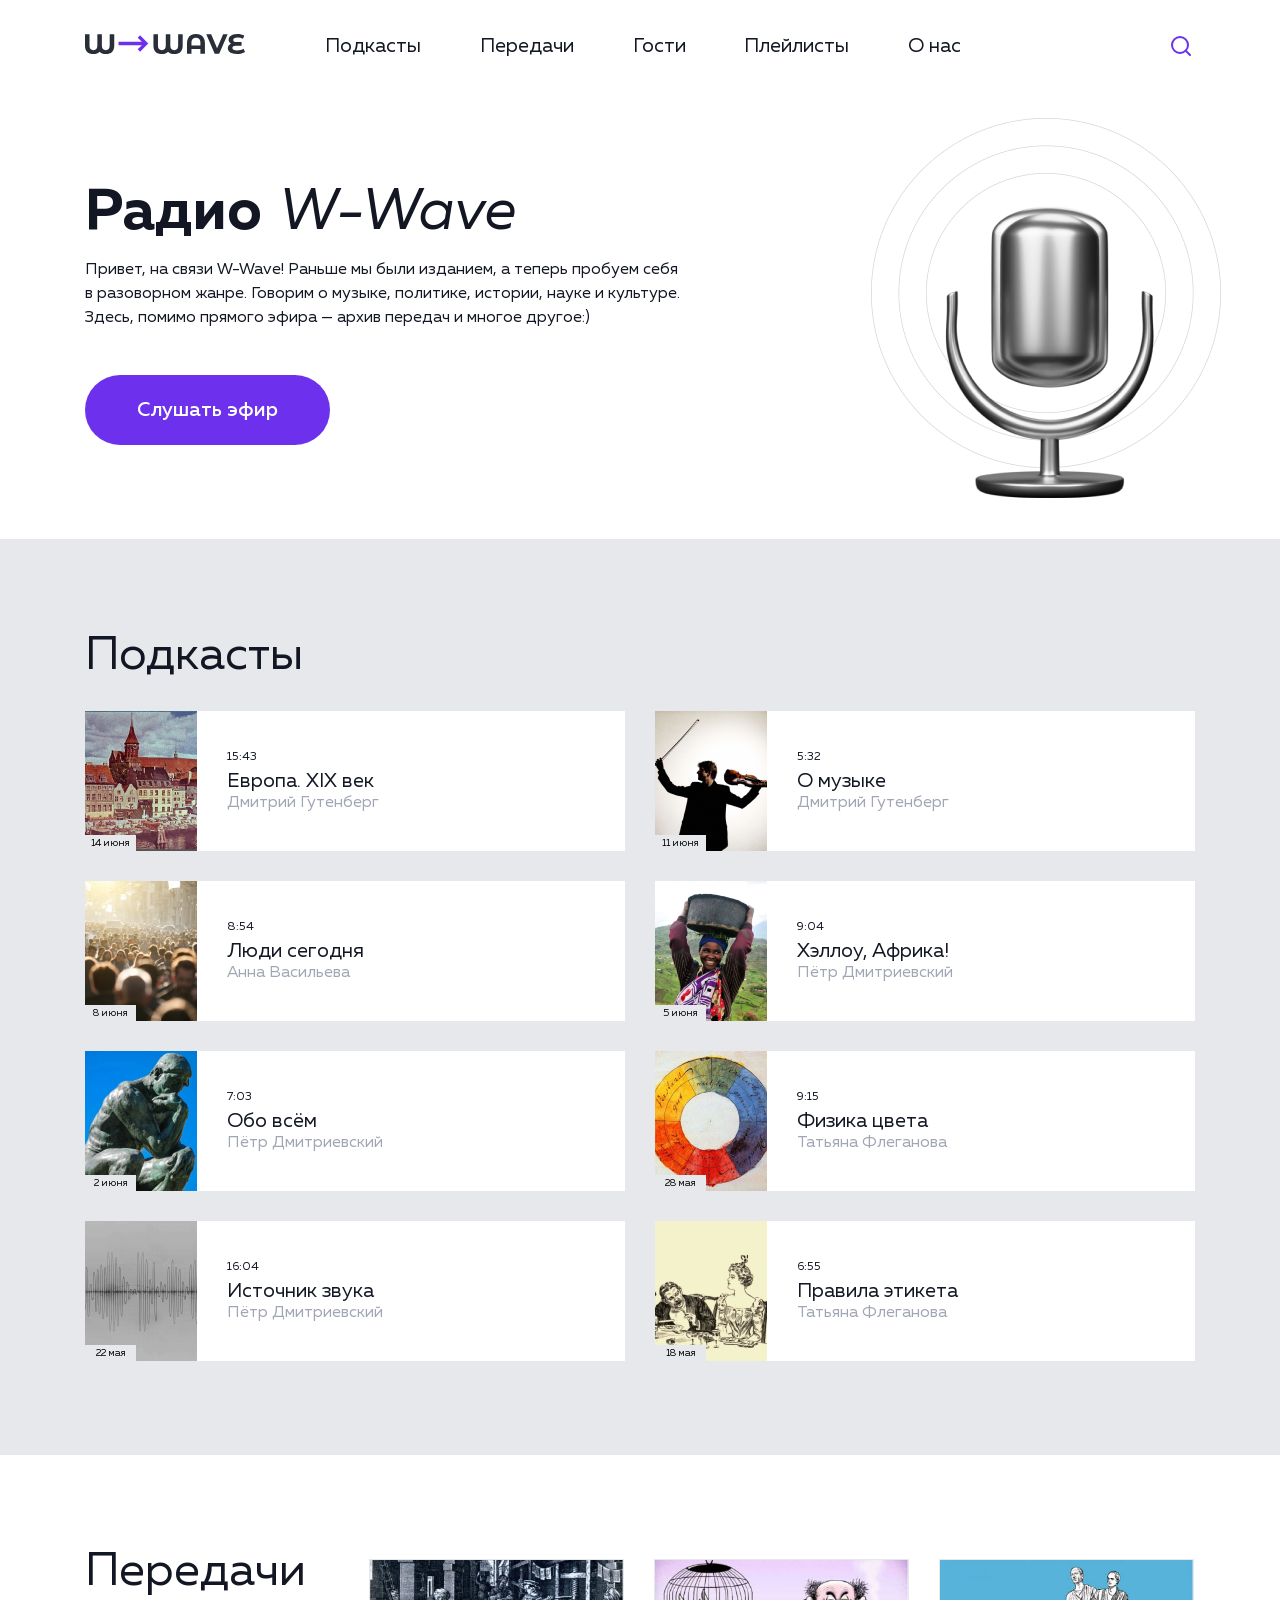
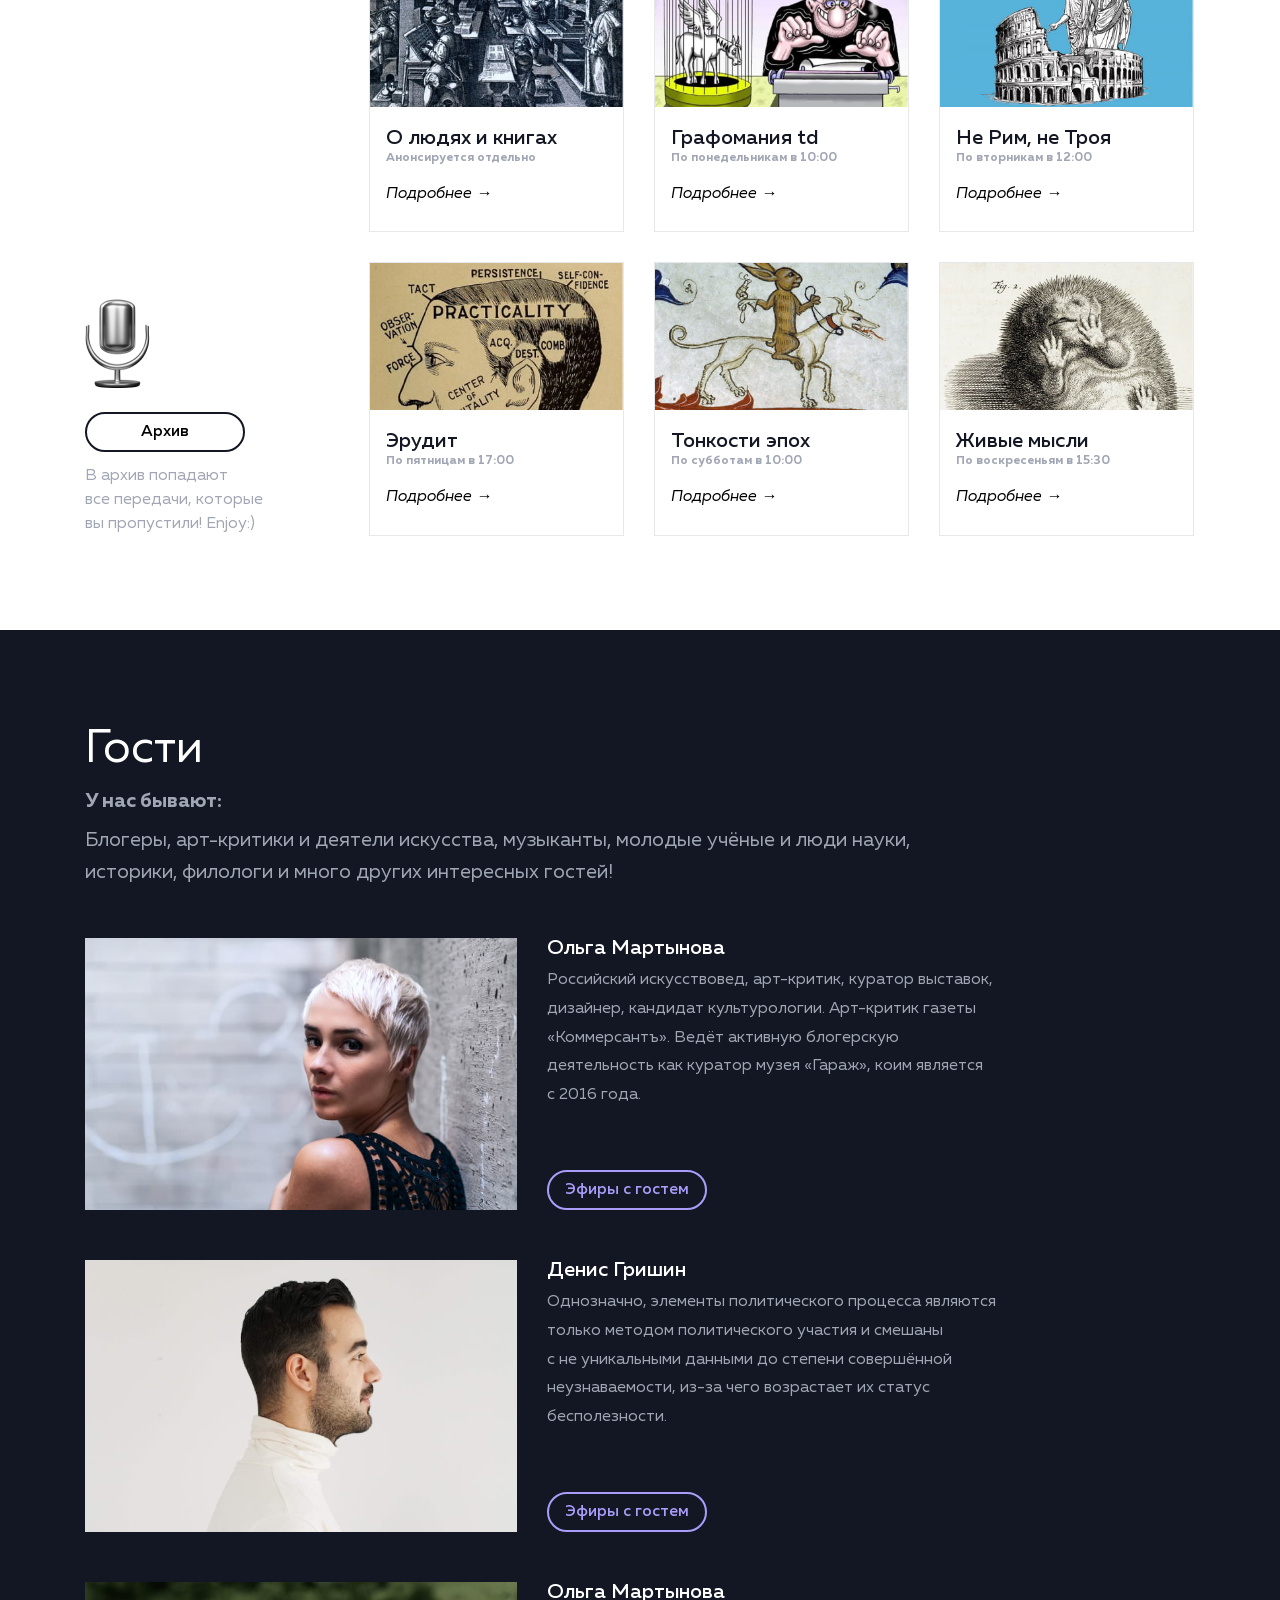
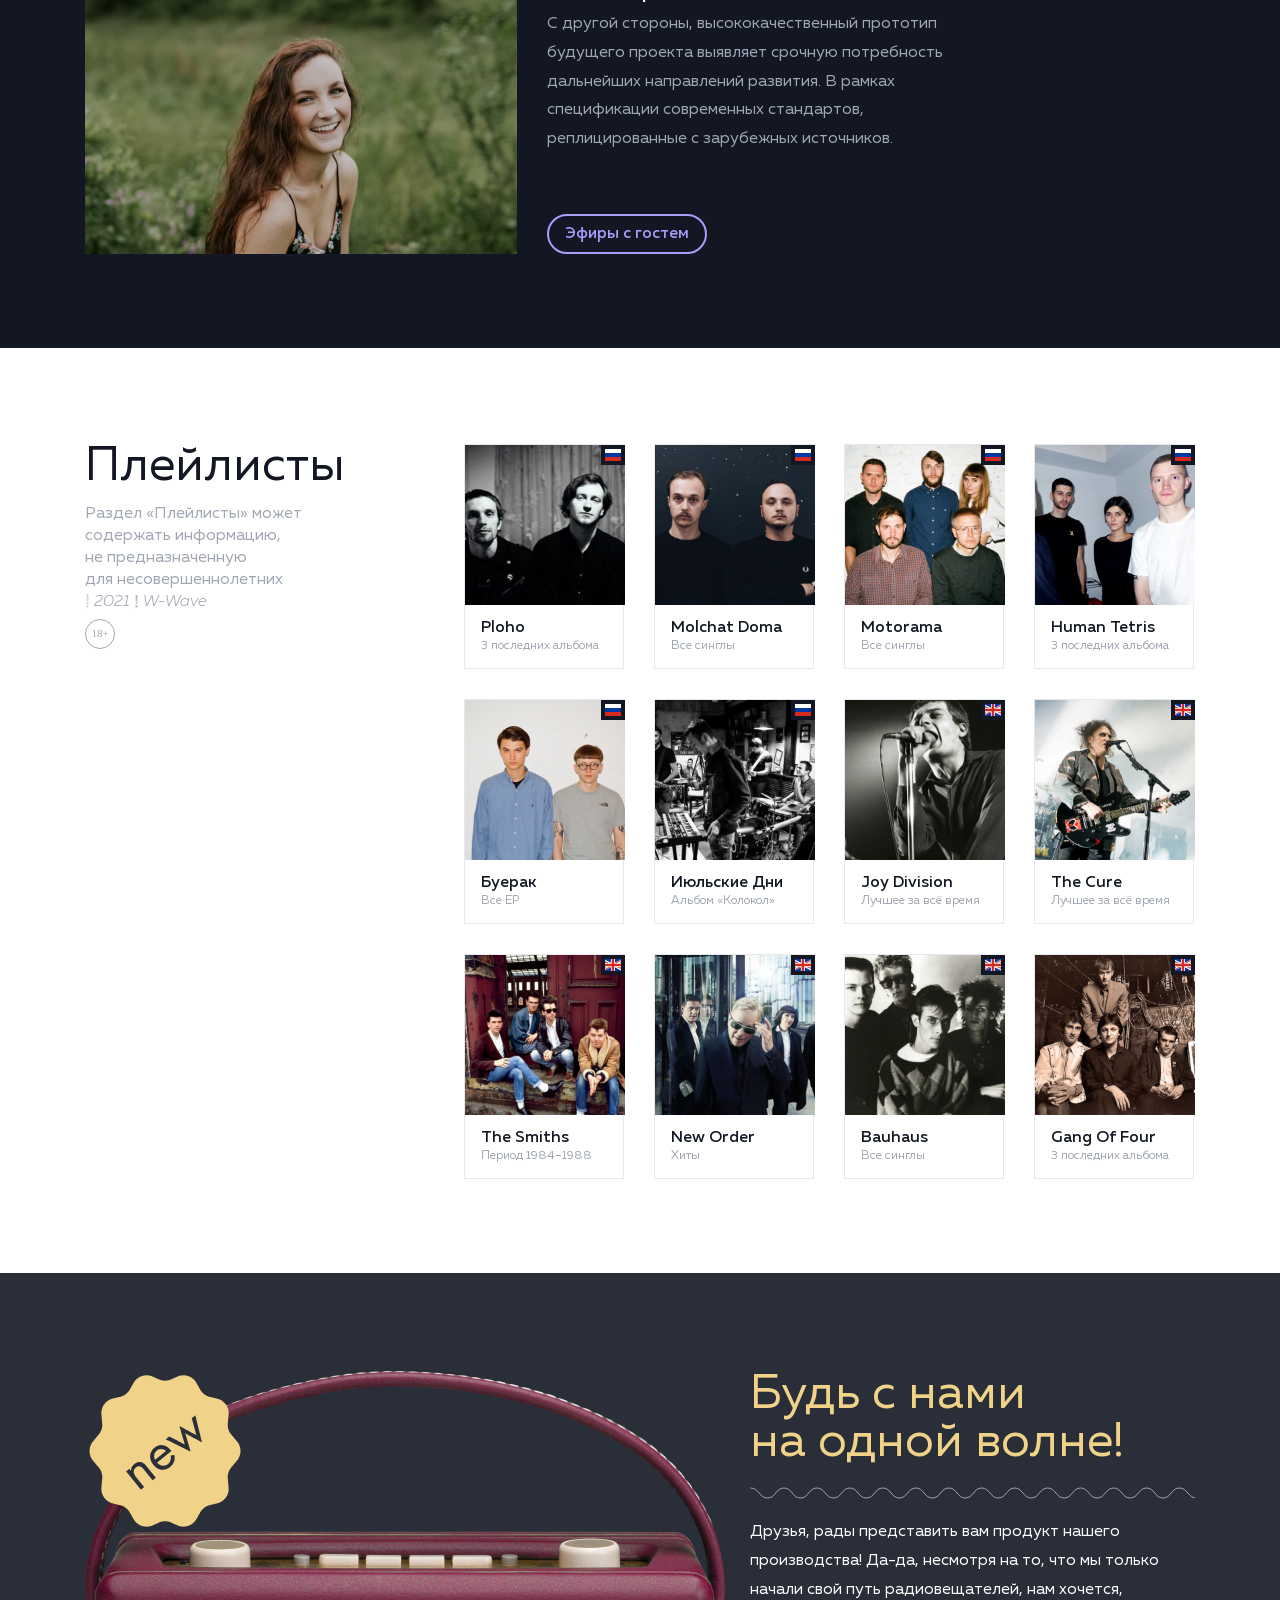
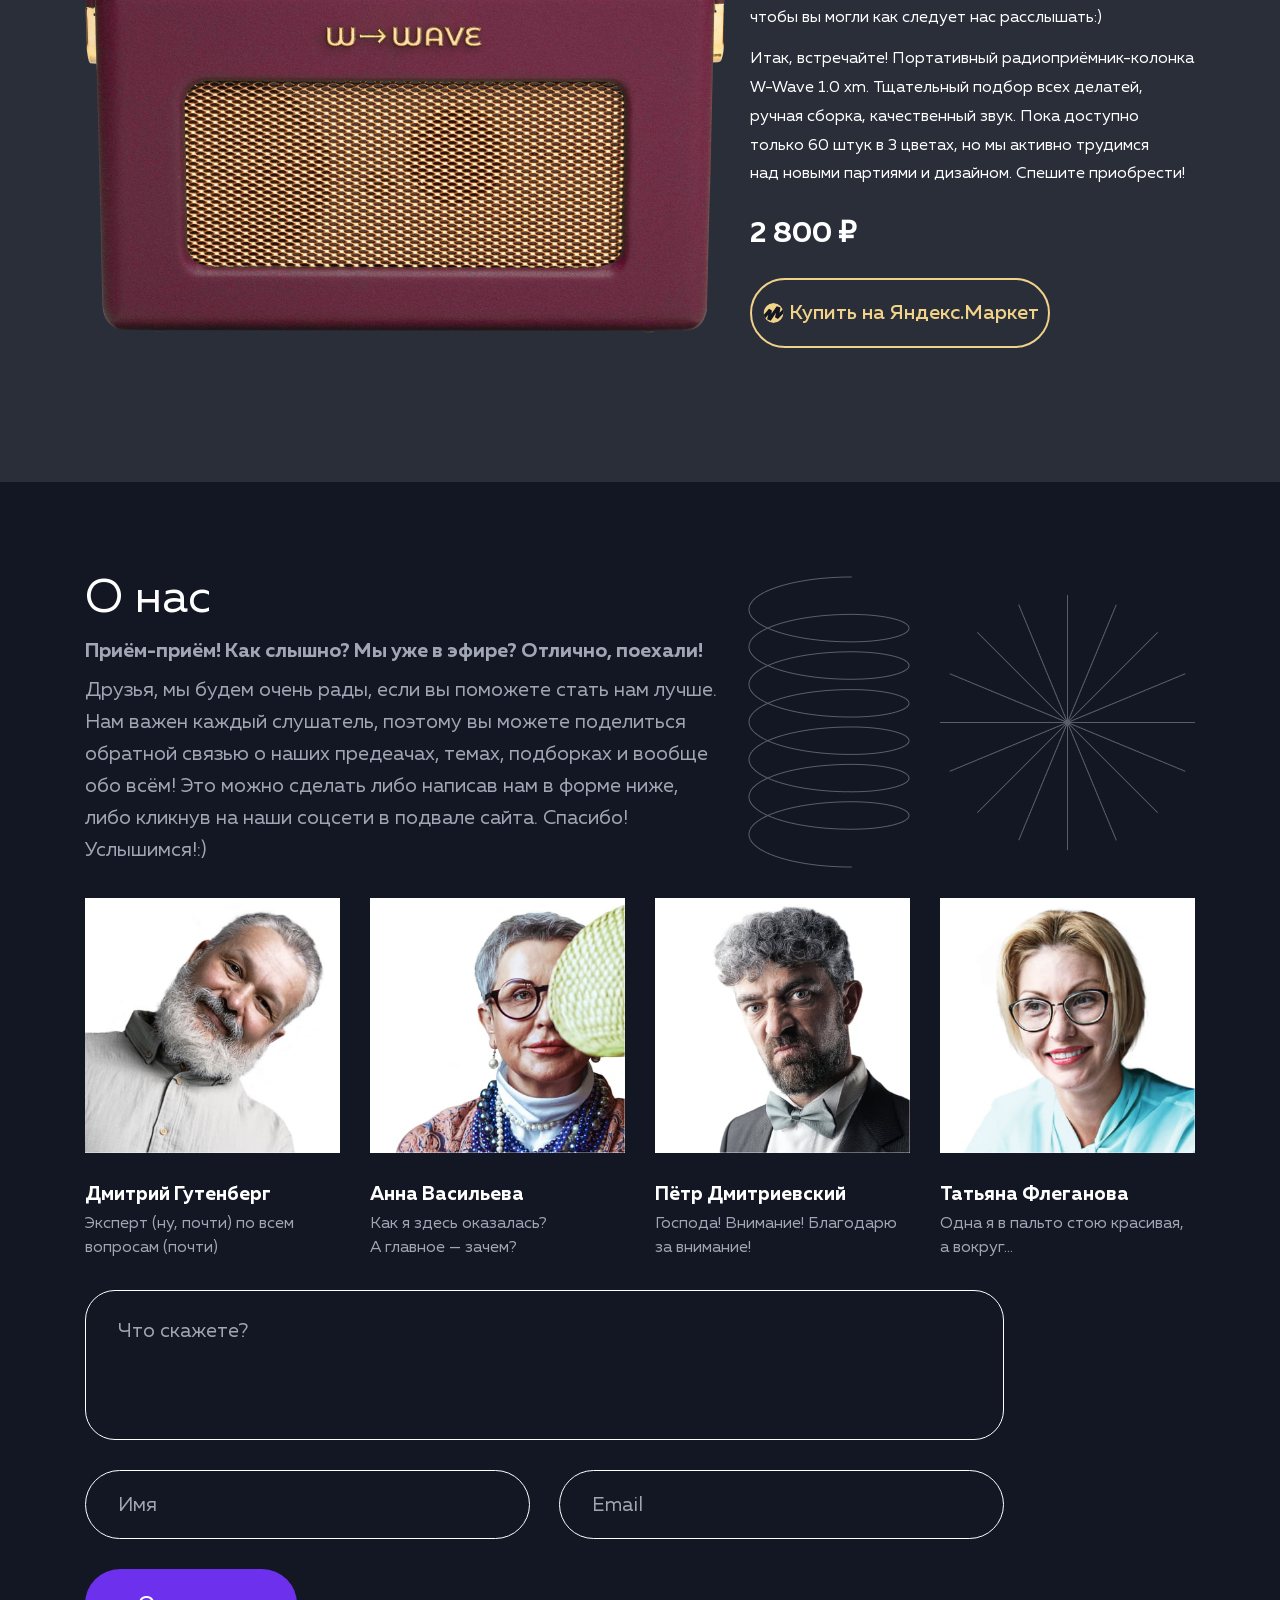
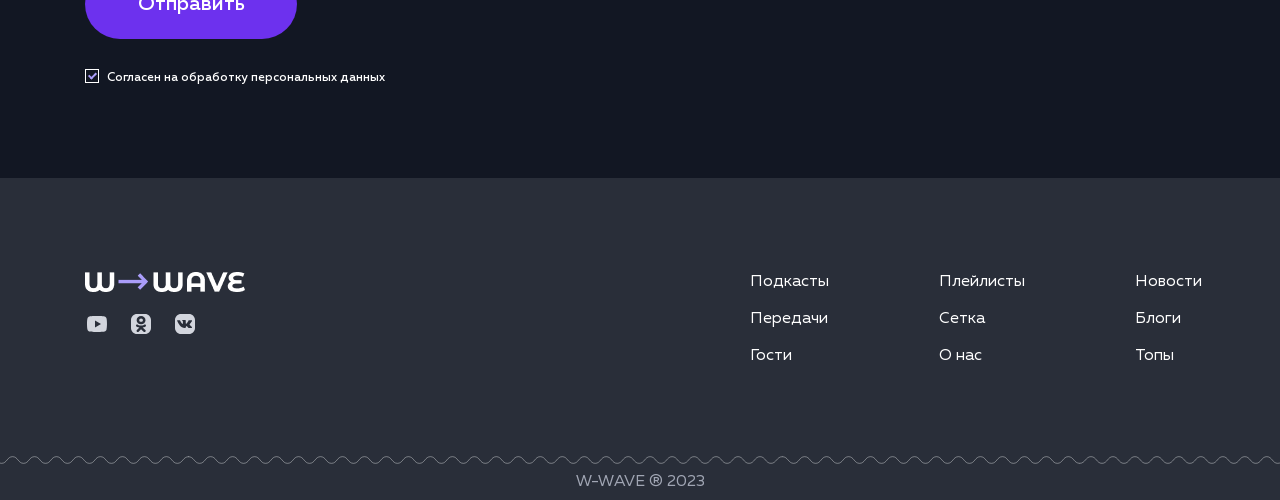
<file: wwave/index.html>
<!DOCTYPE html>
<html lang="en">
<head>
    <meta charset="UTF-8">
    <meta name="viewport" content="width=device-width, initial-scale=1.0">
    <title>W-Wave</title>
    <link rel="icon" href="./assets/img/favicon.png" type="image/png">
    <link rel="stylesheet" href="./assets/css/style.css">
</head>
<body>
    <header class="header">
        <div class="container header__container">
            <a class="header__logo-link" href="#">
                <img src="./assets/img/logo.svg" alt="Логотив" class="header__logo">
            </a>
            <nav class="header__nav">
                <ul class="header__list">
                    <li class="header__item">
                        <a href="" class="header__link">Подкасты</a>
                    </li>
                    <li class="header__item">
                        <a href="" class="header__link">Передачи</a>
                    </li>
                    <li class="header__item">
                        <a href="" class="header__link">Гости</a>
                    </li>
                    <li class="header__item">
                        <a href="" class="header__link">Плейлисты</a>
                    </li>
                    <li class="header__item">
                        <a href="" class="header__link">О нас</a>
                    </li>
                </ul>
            </nav>
            <button aria-label="Поиск" class="header__search-button">
                <!-- <img src="./assets/img/search-icon.svg" alt="Search icon"> -->
            </button>
        </div>
        
    </header>
    <main>
        <section class="hero">
            <div class="container hero__container">
                <h1 class="hero__heading">Радио</h1> 
                <h1 class="hero__heading italic-heading">W-Wave</h1>
                
                <p class="hero__text">
                    Привет, на связи W-Wave! Раньше мы были изданием, а теперь пробуем себя в разоворном жанре. Говорим о музыке, политике, истории, науке и культуре. Здесь, помимо прямого эфира — архив передач и многое другое:)
                </p>
                <button aria-label="Слушать эфир кнопка" class="hero__button">Слушать эфир</button>
            </div>
        </section>
        <section class="podcasts">
            <div class="container podcasts__container">
                <h1 class="podcasts__heading main-heading">Подкасты</h1>
                <div class="podcasts__list">
                    <div class="podcast podcast_1" tabindex="0">
                        <div class="podcast__wrapper">
                            <p class="podcast__time">15:43</p>
                            <h4 class="podcast__heading">Европа. XIX век</h4>
                            <p class="podcast__author">Дмитрий Гутенберг</p>
                        </div>
                    </div>
                    <div class="podcast podcast_2" tabindex="0">
                        <div class="podcast__wrapper">
                            <p class="podcast__time">5:32</p>
                            <h4 class="podcast__heading">О музыке</h4>
                            <p class="podcast__author">Дмитрий Гутенберг</p>
                        </div>
                        
                    </div>
                    <div class="podcast podcast_3" tabindex="0">
                        <div class="podcast__wrapper">
                            <p class="podcast__time">8:54</p>
                            <h4 class="podcast__heading">Люди сегодня</h4>
                            <p class="podcast__author">Анна Васильева</p>
                        </div>
                    </div>
                    <div class="podcast podcast_4" tabindex="0">
                        <div class="podcast__wrapper">
                            <p class="podcast__time">9:04</p>
                            <h4 class="podcast__heading">Хэллоу, Африка!</h4>
                            <p class="podcast__author">Пётр Дмитриевский</p>
                        </div>
                    </div>
                    <div class="podcast podcast_5" tabindex="0">
                        <div class="podcast__wrapper">
                            <p class="podcast__time">7:03</p>
                            <h4 class="podcast__heading">Обо всём</h4>
                            <p class="podcast__author">Пётр Дмитриевский</p>
                        </div>
                    </div>
                    <div class="podcast podcast_6" tabindex="0">
                        <div class="podcast__wrapper">
                            <p class="podcast__time">9:15</p>
                            <h4 class="podcast__heading">Физика цвета</h4>
                            <p class="podcast__author">Татьяна Флеганова</p>
                        </div>
                    </div>
                    <div class="podcast podcast_7" tabindex="0">
                        <div class="podcast__wrapper">
                            <p class="podcast__time">16:04</p>
                            <h4 class="podcast__heading">Источник звука</h4>
                            <p class="podcast__author">Пётр Дмитриевский</p>
                        </div>
                    </div>
                    <div class="podcast podcast_8" tabindex="0">
                        <div class="podcast__wrapper">
                            <p class="podcast__time">6:55</p>
                            <h4 class="podcast__heading">Правила этикета</h4>
                            <p class="podcast__author">Татьяна Флеганова</p>
                        </div>
                    </div>
                </div>
            </div>
        </section>
        <section class="broadcasts">
            <div class="broadcasts__container container">
                <div class="broadcasts__info-wrapper">
                    <h1 class="broadcasts__main-heading main-heading">
                        Передачи
                    </h1>
                    <div class="broadcasts__archive">
                        <!-- Возможно стоит сделать bg-image? Но по смыслу микрофон поидее возможно несет смысловою нагрузку типа вот тут архив с "Записями" -->
                        <img src="./assets/img/mic.png" alt="Микрофон" class="broadcasts__mic-img">
                        <div class="broadcasts__content">
                            <button aria-label="Архив кнопка" class="broadcasts__button">
                                Архив
                            </button>
                            <p class="broadcasts__text">В архив попадают все передачи, которые вы пропустили! Enjoy:)</p>
                        </div>
                        
                    </div>
                </div>
                <div class="broadcasts__list">
                    <div class="broadcast broadcast-1">
                        <h2 class="broadcast__main-heading">
                            О людях и книгах
                        </h2>
                        <h5 class="broadcast__timetable">Анонсируется отдельно</h5>
                        <button aria-label="Подробнее о передаче" class="broadcast__more-button">Подробнее &#8594;</button>
                    </div>
                    <div class="broadcast broadcast-2">
                        <h2 class="broadcast__main-heading">
                            Графомания td
                        </h2>
                        <h5 class="broadcast__timetable">По понедельникам в 10:00</h5>
                        <button aria-label="Подробнее о передаче" class="broadcast__more-button">Подробнее &#8594;</button>
                    </div>
                    <div class="broadcast broadcast-3">
                        <h2 class="broadcast__main-heading">
                            Не Рим, не Троя
                        </h2>
                        <h5 class="broadcast__timetable">По вторникам в 12:00</h5>
                        <button aria-label="Подробнее о передаче" class="broadcast__more-button">Подробнее &#8594;</button>
                    </div>
                    <div class="broadcast broadcast-4">
                        <h2 class="broadcast__main-heading">
                            Эрудит
                        </h2>
                        <h5 class="broadcast__timetable">По пятницам в 17:00</h5>
                        <button aria-label="Подробнее о передаче" class="broadcast__more-button">Подробнее &#8594;</button>
                    </div>
                    <div class="broadcast broadcast-5">
                        <h2 class="broadcast__main-heading">
                            Тонкости эпох
                        </h2>
                        <h5 class="broadcast__timetable">По субботам в 10:00</h5>
                        <button aria-label="Подробнее о передаче" class="broadcast__more-button">Подробнее &#8594;</button>
                    </div>
                    <div class="broadcast broadcast-6">
                        <h2 class="broadcast__main-heading">
                            Живые мысли
                        </h2>
                        <h5 class="broadcast__timetable">По воскресеньям в 15:30</h5>
                        <button aria-label="Подробнее о передаче" class="broadcast__more-button">Подробнее &#8594;</button>
                    </div>
                </div>
             </div>
        </section>

        <section class="guests">
            <div class="guests__container container">
                <h1 class="guests__main-heading main-heading">Гости</h1>
                <h4 class="guests__secondary-heading">У нас бывают:</h4>
                <p class="guests__main-paragraph">
                    Блогеры, арт-критики и деятели искусства, музыканты, молодые учёные и люди науки, историки, филологи и много других интересных гостей!
                </p>
                <div class="guests__list">
                    <div class="guest">
                        <img src="./assets/img/guest-1.jpg" alt="guest picture" class="guest__image">
                        <div class="guest__description">
                            <div class="guest__wrapper">
                                <h1 class="guest__name">
                                    Ольга Мартынова
                                </h1>
                                <p class="guests__bio">
                                    Российский искусствовед, арт-критик, куратор выставок, дизайнер, кандидат культурологии. Арт-критик газеты «Коммерсантъ». Ведёт активную блогерскую деятельность как куратор музея «Гараж», коим является с 2016 года.
                                </p>
                            </div>
                            <button aria-label="Эфиры с гостем" class="guests__button">
                                Эфиры с гостем
                            </button>
                        </div>
                    </div>
                    <div class="guest">
                        <img src="./assets/img/guest-2.jpg" alt="guest picture" class="guest__image">
                        <div class="guest__description">
                            <div class="guest__wrapper">
                                <h1 class="guest__name">
                                    Денис Гришин
                                </h1>
                                <p class="guests__bio">
                                    Однозначно, элементы политического процесса являются только методом политического участия и смешаны с не уникальными данными до степени совершённой неузнаваемости, из-за чего возрастает их статус бесполезности.    
                                </p>
                            </div>
                            
                            <button aria-label="Эфиры с гостем" class="guests__button">
                                Эфиры с гостем
                            </button>
                        </div>
                    </div>
                    <div class="guest">
                        <img src="./assets/img/guest-3.jpg" alt="guest picture" class="guest__image">
                        <div class="guest__description">
                            <div class="guest__wrapper">
                                <h1 class="guest__name">
                                    Ольга Мартынова
                                </h1>
                                <p class="guests__bio">
                                    С другой стороны, высококачественный прототип будущего проекта выявляет срочную потребность дальнейших направлений развития. В рамках спецификации современных стандартов, реплицированные с зарубежных источников.
                                </p>
                            </div>
                            
                            <button aria-label="Эфиры с гостем" class="guests__button">
                                Эфиры с гостем
                            </button>
                        </div>
                    </div>
                </div>
            </div>
        </section>
        <section class="playlists">
            <div class="playlists-container container">
                <div class="playlists__description-wrapper">
                    <h1 class="playlists__main-heading main-heading">Плейлисты</h1>
                    <p class="playlists__main-description">
                        Раздел «Плейлисты» может содержать информацию, не предназначенную для несовершеннолетних
                        <span class="playlists__copyright">&copy; 2021 | W-Wave</span>
                    </p>
                    
                    <div class="playlists__age-limit">18+</div>
                </div>
                <ul class="playlists__list">
                    <li class="playlist">
                        <span class="playlist__language-icon">
                            <svg width="16" height="12" viewBox="0 0 16 12" fill="none" xmlns="http://www.w3.org/2000/svg">
                                <path fill-rule="evenodd" clip-rule="evenodd" d="M0 0H16V12H0V0Z" fill="white"/>
                                <path fill-rule="evenodd" clip-rule="evenodd" d="M0 4H16V12H0V4Z" fill="#0039A6"/>
                                <path fill-rule="evenodd" clip-rule="evenodd" d="M0 8H16V12H0V8Z" fill="#D52B1E"/>
                            </svg>
                        </span>
                        
                        <img src="./assets/img/playlist-1.jpg" alt="Обложка плейлиста" class="playlists__cover">
                        <div class="">
                            <h2 class="playlist__musician-name">Ploho</h2>
                            <p class="playlist__description">3 последних альбома</p>
                        </div>
                        
                    </li>
                    <li class="playlist">
                        <span class="playlist__language-icon">
                            <svg width="16" height="12" viewBox="0 0 16 12" fill="none" xmlns="http://www.w3.org/2000/svg">
                                <path fill-rule="evenodd" clip-rule="evenodd" d="M0 0H16V12H0V0Z" fill="white"/>
                                <path fill-rule="evenodd" clip-rule="evenodd" d="M0 4H16V12H0V4Z" fill="#0039A6"/>
                                <path fill-rule="evenodd" clip-rule="evenodd" d="M0 8H16V12H0V8Z" fill="#D52B1E"/>
                            </svg>
                        </span>
                        
                        <img src="./assets/img/playlist-2.jpg" alt="Обложка плейлиста" class="playlists__cover">
                        <div class="">
                            <h2 class="playlist__musician-name">Molchat Doma</h2>
                            <p class="playlist__description">Все синглы</p>
                        </div>
                        
                    </li>
                    <li class="playlist">
                        <span class="playlist__language-icon">
                            <svg width="16" height="12" viewBox="0 0 16 12" fill="none" xmlns="http://www.w3.org/2000/svg">
                                <path fill-rule="evenodd" clip-rule="evenodd" d="M0 0H16V12H0V0Z" fill="white"/>
                                <path fill-rule="evenodd" clip-rule="evenodd" d="M0 4H16V12H0V4Z" fill="#0039A6"/>
                                <path fill-rule="evenodd" clip-rule="evenodd" d="M0 8H16V12H0V8Z" fill="#D52B1E"/>
                            </svg>
                        </span>
                        
                        <img src="./assets/img/playlist-3.jpg" alt="Обложка плейлиста" class="playlists__cover">
                        <div class="">
                            <h2 class="playlist__musician-name">Motorama</h2>
                            <p class="playlist__description">Все синглы</p>
                        </div>
                        
                    </li>
                    <li class="playlist">
                        <span class="playlist__language-icon">
                            <svg width="16" height="12" viewBox="0 0 16 12" fill="none" xmlns="http://www.w3.org/2000/svg">
                                <path fill-rule="evenodd" clip-rule="evenodd" d="M0 0H16V12H0V0Z" fill="white"/>
                                <path fill-rule="evenodd" clip-rule="evenodd" d="M0 4H16V12H0V4Z" fill="#0039A6"/>
                                <path fill-rule="evenodd" clip-rule="evenodd" d="M0 8H16V12H0V8Z" fill="#D52B1E"/>
                            </svg>
                        </span>
                        
                        <img src="./assets/img/playlist-4.jpg" alt="Обложка плейлиста" class="playlists__cover">
                        <div class="">
                            <h2 class="playlist__musician-name">Human Tetris</h2>
                            <p class="playlist__description">3 последних альбома</p>
                        </div>
                        
                    </li>
                    <li class="playlist">
                        <span class="playlist__language-icon">
                            <svg width="16" height="12" viewBox="0 0 16 12" fill="none" xmlns="http://www.w3.org/2000/svg">
                                <path fill-rule="evenodd" clip-rule="evenodd" d="M0 0H16V12H0V0Z" fill="white"/>
                                <path fill-rule="evenodd" clip-rule="evenodd" d="M0 4H16V12H0V4Z" fill="#0039A6"/>
                                <path fill-rule="evenodd" clip-rule="evenodd" d="M0 8H16V12H0V8Z" fill="#D52B1E"/>
                            </svg>
                        </span>
                        
                        <img src="./assets/img/playlist-5.jpg" alt="Обложка плейлиста" class="playlists__cover">
                        <div class="">
                            <h2 class="playlist__musician-name">Буерак</h2>
                            <p class="playlist__description">Все EP</p>
                        </div>
                        
                    </li>
                    <li class="playlist">
                        <span class="playlist__language-icon">
                            <svg width="16" height="12" viewBox="0 0 16 12" fill="none" xmlns="http://www.w3.org/2000/svg">
                                <path fill-rule="evenodd" clip-rule="evenodd" d="M0 0H16V12H0V0Z" fill="white"/>
                                <path fill-rule="evenodd" clip-rule="evenodd" d="M0 4H16V12H0V4Z" fill="#0039A6"/>
                                <path fill-rule="evenodd" clip-rule="evenodd" d="M0 8H16V12H0V8Z" fill="#D52B1E"/>
                            </svg>
                        </span>
                        
                        <img src="./assets/img/playlist-6.jpg" alt="Обложка плейлиста" class="playlists__cover">
                        <div class="">
                            <h2 class="playlist__musician-name">Июльские Дни</h2>
                            <p class="playlist__description">Альбом «Колокол»</p>
                        </div>
                        
                    </li>
                    <li class="playlist">
                        <span class="playlist__language-icon">
                            <svg width="16" height="12" viewBox="0 0 16 12" fill="none" xmlns="http://www.w3.org/2000/svg">
                                <g clip-path="url(#clip0_24531_4696)">
                                <path d="M-4 0H19.8217V12H-4V0Z" fill="#0039A6"/>
                                <path d="M-4 0V1.34063L17.158 12H19.8217V10.6594L-1.33635 0H-4ZM19.8217 0V1.34063L-1.33635 12H-4V10.6594L17.158 0H19.8217Z" fill="white"/>
                                <path d="M5.92646 0V12H9.89519V0H5.92646ZM-4 4.00078V7.99922H19.8217V4.00078H-4Z" fill="white"/>
                                <path d="M-4 4.8V7.2H19.8217V4.8H-4ZM6.71974 0V12H9.10191V0H6.71974ZM-4 12L3.93977 7.99922H5.71709L-2.22501 12H-4ZM-4 0L3.93977 4.00078H2.16478L-4 0.895313V0ZM10.1069 4.00078L18.0467 0H19.8217L11.8819 4.00078H10.1069ZM19.8217 12L11.8819 7.99922H13.6569L19.8217 11.1047V12Z" fill="#D52B1E"/>
                                </g>
                                <defs>
                                <clipPath id="clip0_24531_4696">
                                <rect width="16" height="12" fill="white"/>
                                </clipPath>
                                </defs>
                            </svg>
                        </span>
                        
                        <img src="./assets/img/playlist-7.jpg" alt="Обложка плейлиста" class="playlists__cover">
                        <div class="">
                            <h2 class="playlist__musician-name">Joy Division</h2>
                            <p class="playlist__description">Лучшее за всё время</p>
                        </div>
                        
                    </li>
                    <li class="playlist">
                        <span class="playlist__language-icon">
                            <svg width="16" height="12" viewBox="0 0 16 12" fill="none" xmlns="http://www.w3.org/2000/svg">
                                <g clip-path="url(#clip0_24531_4696)">
                                <path d="M-4 0H19.8217V12H-4V0Z" fill="#0039A6"/>
                                <path d="M-4 0V1.34063L17.158 12H19.8217V10.6594L-1.33635 0H-4ZM19.8217 0V1.34063L-1.33635 12H-4V10.6594L17.158 0H19.8217Z" fill="white"/>
                                <path d="M5.92646 0V12H9.89519V0H5.92646ZM-4 4.00078V7.99922H19.8217V4.00078H-4Z" fill="white"/>
                                <path d="M-4 4.8V7.2H19.8217V4.8H-4ZM6.71974 0V12H9.10191V0H6.71974ZM-4 12L3.93977 7.99922H5.71709L-2.22501 12H-4ZM-4 0L3.93977 4.00078H2.16478L-4 0.895313V0ZM10.1069 4.00078L18.0467 0H19.8217L11.8819 4.00078H10.1069ZM19.8217 12L11.8819 7.99922H13.6569L19.8217 11.1047V12Z" fill="#D52B1E"/>
                                </g>
                                <defs>
                                <clipPath id="clip0_24531_4696">
                                <rect width="16" height="12" fill="white"/>
                                </clipPath>
                                </defs>
                            </svg>
                        </span>
                        
                        <img src="./assets/img/playlist-8.jpg" alt="Обложка плейлиста" class="playlists__cover">
                        <div class="">
                            <h2 class="playlist__musician-name">The Cure</h2>
                            <p class="playlist__description">Лучшее за всё время</p>
                        </div>
                        
                    </li>
                    <li class="playlist">
                        <span class="playlist__language-icon">
                            <svg width="16" height="12" viewBox="0 0 16 12" fill="none" xmlns="http://www.w3.org/2000/svg">
                                <g clip-path="url(#clip0_24531_4696)">
                                <path d="M-4 0H19.8217V12H-4V0Z" fill="#0039A6"/>
                                <path d="M-4 0V1.34063L17.158 12H19.8217V10.6594L-1.33635 0H-4ZM19.8217 0V1.34063L-1.33635 12H-4V10.6594L17.158 0H19.8217Z" fill="white"/>
                                <path d="M5.92646 0V12H9.89519V0H5.92646ZM-4 4.00078V7.99922H19.8217V4.00078H-4Z" fill="white"/>
                                <path d="M-4 4.8V7.2H19.8217V4.8H-4ZM6.71974 0V12H9.10191V0H6.71974ZM-4 12L3.93977 7.99922H5.71709L-2.22501 12H-4ZM-4 0L3.93977 4.00078H2.16478L-4 0.895313V0ZM10.1069 4.00078L18.0467 0H19.8217L11.8819 4.00078H10.1069ZM19.8217 12L11.8819 7.99922H13.6569L19.8217 11.1047V12Z" fill="#D52B1E"/>
                                </g>
                                <defs>
                                <clipPath id="clip0_24531_4696">
                                <rect width="16" height="12" fill="white"/>
                                </clipPath>
                                </defs>
                            </svg>
                        </span>
                        
                        <img src="./assets/img/playlist-9.jpg" alt="Обложка плейлиста" class="playlists__cover">
                        <div class="">
                            <h2 class="playlist__musician-name">The Smiths</h2>
                            <p class="playlist__description">Период 1984–1988</p>
                        </div>
                        
                    </li>
                    <li class="playlist">
                        <span class="playlist__language-icon">
                            <svg width="16" height="12" viewBox="0 0 16 12" fill="none" xmlns="http://www.w3.org/2000/svg">
                                <g clip-path="url(#clip0_24531_4696)">
                                <path d="M-4 0H19.8217V12H-4V0Z" fill="#0039A6"/>
                                <path d="M-4 0V1.34063L17.158 12H19.8217V10.6594L-1.33635 0H-4ZM19.8217 0V1.34063L-1.33635 12H-4V10.6594L17.158 0H19.8217Z" fill="white"/>
                                <path d="M5.92646 0V12H9.89519V0H5.92646ZM-4 4.00078V7.99922H19.8217V4.00078H-4Z" fill="white"/>
                                <path d="M-4 4.8V7.2H19.8217V4.8H-4ZM6.71974 0V12H9.10191V0H6.71974ZM-4 12L3.93977 7.99922H5.71709L-2.22501 12H-4ZM-4 0L3.93977 4.00078H2.16478L-4 0.895313V0ZM10.1069 4.00078L18.0467 0H19.8217L11.8819 4.00078H10.1069ZM19.8217 12L11.8819 7.99922H13.6569L19.8217 11.1047V12Z" fill="#D52B1E"/>
                                </g>
                                <defs>
                                <clipPath id="clip0_24531_4696">
                                <rect width="16" height="12" fill="white"/>
                                </clipPath>
                                </defs>
                            </svg>
                        </span>
                        
                        <img src="./assets/img/playlist-10.jpg" alt="Обложка плейлиста" class="playlists__cover">
                        <div class="">
                            <h2 class="playlist__musician-name">New Order</h2>
                            <p class="playlist__description">Хиты</p>
                        </div>
                        
                    </li>
                    <li class="playlist">
                        <span class="playlist__language-icon">
                            <svg width="16" height="12" viewBox="0 0 16 12" fill="none" xmlns="http://www.w3.org/2000/svg">
                                <g clip-path="url(#clip0_24531_4696)">
                                <path d="M-4 0H19.8217V12H-4V0Z" fill="#0039A6"/>
                                <path d="M-4 0V1.34063L17.158 12H19.8217V10.6594L-1.33635 0H-4ZM19.8217 0V1.34063L-1.33635 12H-4V10.6594L17.158 0H19.8217Z" fill="white"/>
                                <path d="M5.92646 0V12H9.89519V0H5.92646ZM-4 4.00078V7.99922H19.8217V4.00078H-4Z" fill="white"/>
                                <path d="M-4 4.8V7.2H19.8217V4.8H-4ZM6.71974 0V12H9.10191V0H6.71974ZM-4 12L3.93977 7.99922H5.71709L-2.22501 12H-4ZM-4 0L3.93977 4.00078H2.16478L-4 0.895313V0ZM10.1069 4.00078L18.0467 0H19.8217L11.8819 4.00078H10.1069ZM19.8217 12L11.8819 7.99922H13.6569L19.8217 11.1047V12Z" fill="#D52B1E"/>
                                </g>
                                <defs>
                                <clipPath id="clip0_24531_4696">
                                <rect width="16" height="12" fill="white"/>
                                </clipPath>
                                </defs>
                            </svg>
                        </span>
                        
                        <img src="./assets/img/playlist-11.jpg" alt="Обложка плейлиста" class="playlists__cover">
                        <div class="">
                            <h2 class="playlist__musician-name">Bauhaus</h2>
                            <p class="playlist__description">Все синглы</p>
                        </div>
                        
                    </li>
                    <li class="playlist">
                        <span class="playlist__language-icon">
                            <svg width="16" height="12" viewBox="0 0 16 12" fill="none" xmlns="http://www.w3.org/2000/svg">
                                <g clip-path="url(#clip0_24531_4696)">
                                <path d="M-4 0H19.8217V12H-4V0Z" fill="#0039A6"/>
                                <path d="M-4 0V1.34063L17.158 12H19.8217V10.6594L-1.33635 0H-4ZM19.8217 0V1.34063L-1.33635 12H-4V10.6594L17.158 0H19.8217Z" fill="white"/>
                                <path d="M5.92646 0V12H9.89519V0H5.92646ZM-4 4.00078V7.99922H19.8217V4.00078H-4Z" fill="white"/>
                                <path d="M-4 4.8V7.2H19.8217V4.8H-4ZM6.71974 0V12H9.10191V0H6.71974ZM-4 12L3.93977 7.99922H5.71709L-2.22501 12H-4ZM-4 0L3.93977 4.00078H2.16478L-4 0.895313V0ZM10.1069 4.00078L18.0467 0H19.8217L11.8819 4.00078H10.1069ZM19.8217 12L11.8819 7.99922H13.6569L19.8217 11.1047V12Z" fill="#D52B1E"/>
                                </g>
                                <defs>
                                <clipPath id="clip0_24531_4696">
                                <rect width="16" height="12" fill="white"/>
                                </clipPath>
                                </defs>
                            </svg>
                        </span>
                        
                        <img src="./assets/img/playlist-12.jpg" alt="Обложка плейлиста" class="playlists__cover">
                        <div class="">
                            <h2 class="playlist__musician-name">Gang Of Four</h2>
                            <p class="playlist__description">3 последних альбома</p>
                        </div>
                        
                    </li>
                </ul>
            </div>
        </section>
        <section class="product">
            <div class="product-container container">
                <div class="product__product-image-wrapper">
                    <img src="./assets/img/new-sticker.png" alt="" class="sticker">
                <img src="./assets/img/product-big.png" alt="" class="product__product-image">
                </div>
                
                <div class="product__product-description">
                    <h1 class="product__heading">
                        Будь с нами <br class="description-br"> на одной волне!
                    </h1>
                    <svg class="product__wave" height="12" viewBox="0 0 447 12" fill="none" xmlns="http://www.w3.org/2000/svg">
                        <path d="M1 1C9.24396 1 9.24396 11 17.4879 11C25.7319 11 25.7319 1 33.9758 1C42.2198 1 42.2198 11 50.4445 11C58.6887 11 58.6887 1 66.9131 1C75.1572 1 75.1572 11 83.3816 11C91.6257 11 91.6257 1 99.8693 1C108.113 1 108.113 11 116.358 11C124.601 11 124.601 1 132.845 1C141.089 1 141.089 11 149.334 11C157.577 11 157.577 1 165.821 1C174.065 1 174.065 11 182.309 11C190.553 11 190.553 1 198.797 1C207.041 1 207.041 11 215.266 11C223.51 11 223.51 1 231.734 1C239.978 1 239.978 11 248.203 11C256.447 11 256.447 1 264.69 1C272.935 1 272.935 11 281.179 11C289.422 11 289.422 1 297.666 1C305.911 1 305.911 11 314.155 11C322.398 11 322.398 1 330.642 1C338.886 1 338.886 11 347.13 11C355.374 11 355.374 1 363.618 1C371.862 1 371.862 11 380.087 11C388.331 11 388.331 1 396.556 1C404.8 1 404.8 11 413.024 11C421.268 11 421.268 1 429.512 1C437.756 1 437.756 11 446 11" stroke="#A1A6B4" stroke-miterlimit="10" stroke-linecap="square"/>
                    </svg>
                    <p class="product__main-paragraph paragraph-1">
                        Друзья, рады представить вам продукт нашего производства! Да-да, несмотря на то, что мы только начали свой путь радиовещателей, нам хочется, чтобы вы могли как следует нас расслышать:)
                    </p>
                    <p class="product__main-paragraph paragraph-2">
                        Итак, встречайте! Портативный радиоприёмник-колонка W-Wave 1.0 xm. Тщательный подбор всех делатей, ручная сборка, качественный звук. Пока доступно только 60 штук в 3 цветах, но мы активно трудимся над новыми партиями и дизайном. Спешите приобрести!
                    </p>
                    <h3 class="product__price">
                        2 800 ₽
                    </h3>
                    <button class="product__purchase-button">
                        <!-- <img src="./assets/img/buy-icon.svg" alt="" class="purchase-icon"> -->
                        Купить на Яндекс.Маркет
                    </button>
                </div>
            </div>
        </section>
        <section class="about">
            <div class="about-container container">
                <div class="about__info-wrapper">
                    <div class="about__content">
                        <h1 class="about__main-heading main-heading">О нас</h1>
                        <h3 class="about__subheading">Приём-приём! Как слышно? Мы уже в эфире? Отлично, поехали!</h3>
                        <p class="about__main-text">
                            Друзья, мы будем очень рады, если вы поможете стать нам лучше. Нам важен каждый слушатель, поэтому вы можете поделиться обратной связью о наших предеачах, темах, подборках и вообще обо всём! Это можно сделать либо написав нам в форме ниже, либо кликнув на наши соцсети в подвале сайта. Спасибо! Услышимся!:)
                        </p>
                    </div>
                    <div class="about__decoration-wrap">
                        <img src="./assets/img/decor-tablet.png" alt="Decor" class="about__decor-tablet">
                        <img src="./assets/img/Spiral-3.png" alt="Spiral" class="about__img1">
                        <img src="./assets/img/Dawn.png" alt="Dawn" class="about__img2" height="255">
                    </div>
                </div>
                <ul class="about__team-list">
                    <li class="about__team-element">
                        <img src="./assets/img/gutenberg.jpg" alt="Гутенберг" width="255" height="255" class="about-desktop">
                        <img src="./assets/img/gutenberg-tablet.png" alt="Гутенберг" width="397" height="255" class="about-tablet">
                        <img src="./assets/img/gutenberg.jpg" alt="Гутенберг" width="113" height="113" class="about-mobile">
                        <h1 class="about__name">Дмитрий Гутенберг</h1>
                        <p class="about__description">Эксперт (ну, почти) по всем вопросам (почти)</p>
                    </li>
                    <li class="about__team-element">
                        <img src="./assets/img/vasilieva.jpg" alt="Васильева" width="255" height="255" class="about-desktop">
                        <img src="./assets/img/vasilieva-tablet.jpg" alt="Васильева" width="397" height="255" class="about-tablet">
                        <img src="./assets/img/vasilieva.jpg" alt="Васильева" width="113" height="113" class="about-mobile">
                        <h1 class="about__name">Анна Васильева</h1>
                        <p class="about__description">Как я здесь оказалась? А главное — зачем?</p>
                    </li>
                    <li class="about__team-element">
                        <img src="./assets/img/dmitrievsky.jpg" alt="Дмитриевский" width="255" height="255" class="about-desktop">
                        <img src="./assets/img/dmitrievsky-tablet.jpg" alt="Дмитриевский" width="397" height="255" class="about-tablet">
                        <img src="./assets/img/dmitrievsky.jpg" alt="Дмитриевский" width="113" height="113" class="about-mobile">
                        <h1 class="about__name">Пётр Дмитриевский</h1>
                        <p class="about__description">Господа! Внимание! Благодарю за внимание!</p>
                    </li>
                    <li class="about__team-element">
                        <img src="./assets/img/fleganova.jpg" alt="Флеганова" width="255" height="255" class="about-desktop">
                        <img src="./assets/img/fleganova-tablet.jpg" alt="Флеганова" width="397" height="255" class="about-tablet">
                        <img src="./assets/img/fleganova.jpg" alt="Флеганова" width="113" height="113" class="about-mobile">
                        <h1 class="about__name">Татьяна Флеганова</h1>
                        <p class="about__description">Одна я в пальто стою красивая, а вокруг…</p>
                    </li>
                </ul>
                <form id="about__form" class="about__form" method="POST">
                    <textarea name="story" id="story" placeholder="Что скажете?" class="about__textarea"></textarea>

                    <input aria-label="Введите номер" type="text" name="name" id="name" class="name-input about__input" placeholder="Имя">
                    <input aria-label="Введите почту" type="text" name="email" id="email" class="email-input about__input" placeholder="Email">
                    <button aria-label="Отправить форму" type="submit" form="about__form" value="Submit" class="about__submit-button">Отправить</button>
                    
                    <label for="agreement" class="about__checkbox-label"> <span>Согласен на обработку персональных данных</span>
                         
                        <input type="checkbox" id="agreement" name="agreement" checked class="about__checkbox">
                        <span class="checkmark"></span>
                    </label>
                </form>
            </div>
        </section>
    </main>
    <footer class="footer">
        <div class="footer-container container">
            <div class="footer__socials">
                <img class="footer__logo" src="./assets/img/logo-footer.png" alt="Logo">
                <ul class="footer__socials-list">
                    <li class="footer__socials-element">
                        <a href="youtube.com" class="footer__social-icon footer__social-icon_youtube">
                        </a>
                    </li>
                    <li class="footer__socials-element">
                        <a href="https://ok.ru/" class="footer__social-icon footer__social-icon_ok">
                        </a>
                    </li>
                    <li class="footer__socials-element">
                        <a href="vk.com" class="footer__social-icon footer__social-icon_vk">
                        </a>
                    </li>
                </ul>
            </div>
            <ul class="footer__nav-list">
                <li class="footer__nav-element">
                    <a  href="">Подкасты</a>
                </li>
                <li class="footer__nav-element">
                    <a href="">Передачи</a>
                </li>
                <li class="footer__nav-element">
                    <a href="">Гости</a>
                </li>
                <li class="footer__nav-element">
                    <a href="">Плейлисты</a>
                </li>
                <li class="footer__nav-element">
                    <a href="">Сетка</a>
                </li>
                <li class="footer__nav-element">
                    <a href="">О нас</a>
                </li>
                <li class="footer__nav-element">
                    <a href="">Новости</a>
                </li>
                <li class="footer__nav-element">
                    <a href="">Блоги</a>
                </li>
                <li class="footer__nav-element">
                    <a href="">Топы</a>
                </li>

            </ul>
            
        </div>
        <img src="./assets/img/wave-footer.svg" alt=""  class="footer-decor">
        <p class="footer__rights">W-WAVE ® 2023</p>
    </footer>
</body>
</html>
</file>
<file: wwave/assets/css/style.css>
/*
* Prefixed by https://autoprefixer.github.io
* PostCSS: v8.4.14,
* Autoprefixer: v10.4.7
* Browsers: last 4 version
*/

@font-face {
    font-family: 'Muller Regular';
    src: url('../fonts/MullerRegular.woff');
}

@font-face {
    font-family: 'Muller Regular';
    font-weight: 300;
    font-style: italic;
    src: url('../fonts/Muller-Trial-LightItalic.ttf');
}

@font-face {
    font-family: 'Muller Regular';
    font-weight: 700;
    src: url('../fonts/MullerBold.woff');
}

@font-face {
    font-family: 'Muller Regular';
    font-weight: 500;
    src: url('../fonts/MullerMedium.woff');
}

@font-face {
    font-family: 'Muller Regular';
    font-weight: 300;
    src: url('../fonts/MullerLight.woff');
}

@font-face {
    font-family: 'Muller Regular';
    font-style: italic;
    src: url('../fonts/Muller-Trial-RegularItalic.ttf');
}
*{
    margin: 0;
    padding: 0;
}

a{
    text-decoration: none;
    -webkit-transition: color 0.2s;
    -o-transition: color 0.2s;
    transition: color 0.2s;
}

input, textarea{
    font-family: 'Muller Regular';
    font-size: 20px;
    color: #FFFFFF;
}

input:hover, textarea:hover{
    background-color: #292E39;
}

input:focus, textarea:focus{
    background-color: #292E39;
    outline: none;
    border-color: #AA9DFA;
}

button{
    cursor: pointer;
}

p, h1, h2, h3, h4, h5, h6, a{
    color: #121723;
}

a:visited{
    /* Header */
    color: #121723;
}

ul{
    list-style: none;
}

.container{
    max-width: 1110px;
    margin: 0 auto;
    padding-left: 30px;
    padding-right: 30px;

}

/* HEADER */

.header{
    height: 88px;
    
}

.header__container{
    display: -webkit-box;
    display: -ms-flexbox;
    display: flex;
    padding-top: 33.5px;
    -webkit-box-orient: horizontal;
    -webkit-box-direction: normal;
        -ms-flex-direction: row;
            flex-direction: row;
    -webkit-box-align: center;
        -ms-flex-align: center;
            align-items: center;
}

.header__logo-link{
    margin-right: 80px;
}

.header__nav{
    max-width: 638px;
    margin-right: 208px;
}

.header__list{
    margin: 0;
    display: -webkit-box;
    display: -ms-flexbox;
    display: flex;
    -webkit-box-orient: horizontal;
    -webkit-box-direction: normal;
        -ms-flex-direction: row;
            flex-direction: row;
}

.header__item:not(:last-child){
    margin-right: 58.75px;
}

.header__link{
    font-family: 'Muller Regular';
    font-size: 20px;
    line-height: 20px;
}

.header__search-button{
    width: 24px;
    height: 24px;
    padding: 0;
    background-color: transparent;
    border: none;
    
    background-image: url('../img/search-icon.svg');
    background-size: cover;
}

.header__search-button:hover{
    background-image: url('../img/search_hover.svg');
}

.header__search-button:focus{
    background-image: url('../img/search_hover.svg');
}

.header__search-button:active{
    background-image: url('../img/search_active.svg');
}

/* HERO */


.hero__container{
    /* min-height: 450px; */
    padding-top: 96px;
    background-image: url('../img/microphone.png');
    background-repeat: no-repeat;
    background-position: right 30px;
}

.hero__heading{
    display: inline-block;
    height: 61px;
    font-family: 'Muller Regular';
    font-weight: 700;
    font-size: 58px;
    line-height: 58px;
    margin-bottom: 12px;
}

.italic-heading{
    display: inline-block;
    padding-left: 14px;
    font-family: 'Muller Regular';
    font-weight: 500;
    font-style: italic;
}

.hero__text{
    max-width: 635px;
    font-family: 'Muller Regular';
    font-size: 16px;
    line-height: 24px;
    margin-bottom: 45px;
}

.hero__button{
    min-width: 245px;
    min-height: 70px;
    font-family: 'Muller Regular';
    font-weight: 500;
    font-size: 20px;
    background-color: #6D31EE;
    border: none;
    border-radius: 40px;
    color: #FFFFFF;
    outline: none;
    margin-bottom: 94px;
    text-align: center;
    -webkit-transition: background-color 0.2s;
    -o-transition: background-color 0.2s;
    transition: background-color 0.2s;
}

.hero__button:hover{
    cursor: pointer;
    background-color: #AA9DFA;
}

.hero__button:focus{
    background-color: #AA9DFA;
    border: 2px solid #4F28A5;
}

.hero__button:active{
    background-color: #4F28A5;
}

/* PODCASTS */

.main-heading{
    font-family: 'Muller Regular';
    font-weight: 400;
    font-size: 46.5px;
    line-height: 46.5px;
}


.podcasts{
    background-color: #E6E8EC;
}

.podcasts__container{
    min-height: 728px;
}

.podcasts__heading{
    height: 48px;
    padding-top: 94px;
    margin-bottom: 30px;
}

.podcast{
    position: relative;
    display: -webkit-box;
    display: -ms-flexbox;
    display: flex;
    -webkit-box-orient: vertical;
    -webkit-box-direction: normal;
        -ms-flex-direction: column;
            flex-direction: column;
    width: 540px;
    min-height: 140px;
    background-color: #fff;
    margin-bottom: 30px;
}

.podcast:hover{
    cursor: pointer;
}

.podcasts__list{
    display: -webkit-box;
    display: -ms-flexbox;
    display: flex;
    -webkit-box-orient: horizontal;
    -webkit-box-direction: normal;
        -ms-flex-direction: row;
            flex-direction: row;
    -ms-flex-wrap: wrap;
        flex-wrap: wrap;
    padding-bottom: 64px;
}

.podcast::before{
    content: '14 июня';
    position: absolute;
    display: -webkit-box;
    display: -ms-flexbox;
    display: flex;
    left: 0px;
    bottom:0px;
    width: 51px;
    height: 16px;
    -webkit-box-align: center;
        -ms-flex-align: center;
            align-items: center;
    -webkit-box-pack: center ;
        -ms-flex-pack: center ;
            justify-content: center ;
    font-family: 'Muller Regular';
    font-size: 10px;
    line-height: 10px;
    background-color: #E6E8EC;
}

.podcast:nth-child(2n+1){
    margin-right: 30px;
}

.podcast__wrapper{
    padding-left: 142px;
    padding-top: 40px;
}

.podcast__time{
    margin-bottom: 8px;
    font-family: 'Muller Regular';
    font-size: 12px;
    line-height: 12px;
}

.podcast__heading{
    margin-bottom: 4px;
    font-family: 'Muller Regular';
    font-weight: 400;
    font-size: 20px;
    line-height: 20px; 
}

.podcast__author{
    font-family: 'Muller regular';
    font-size: 16px;
    line-height: 16px;

    color: #A1A6B4;
}


/* Podcast images and dates */
.podcast_1{
    background-image: url('../img/Rectangle\ 7.png');
    background-repeat: no-repeat;
    background-size: contain;
    background-position: left center;
}
.podcast_2{
    background-image: url('../img/Rectangle\ 9.png');
    background-repeat: no-repeat;
    background-size: contain;
    background-position: left center;
}
.podcast_3{
    background-image: url('../img/Rectangle\ 10.png');
    background-repeat: no-repeat;
    background-size: contain;
    background-position: left center;
}
.podcast_4{
    background-image: url('../img/Rectangle\ 11.png');
    background-repeat: no-repeat;
    background-size: contain;
    background-position: left center;
}
.podcast_5{
    background-image: url('../img/Rectangle\ 12.png');
    background-repeat: no-repeat;
    background-size: contain;
    background-position: left center;
}
.podcast_6{
    background-image: url('../img/Rectangle\ 14.png');
    background-repeat: no-repeat;
    background-size: contain;
    background-position: left center;
}
.podcast_7{
    background-image: url('../img/Rectangle\ 15.png');
    background-repeat: no-repeat;
    background-size: contain;
    background-position: left center;
}
.podcast_8{
    background-image: url('../img/Rectangle\ 13.png');
    background-repeat: no-repeat;
    background-size: contain;
    background-position: left center;
}
.podcast_1::before{
    content: '14 июня'
}
.podcast_2::before{
    content: '11 июня'
}
.podcast_3::before{
    content: '8 июня'
}
.podcast_4::before{
    content: '5 июня'
}
.podcast_5::before{
    content: '2 июня'
}
.podcast_6::before{
    content: '28 мая'
}
.podcast_7::before{
    content: '22 мая'
}
.podcast_8::before{
    content: '18 мая'
}


/* broadcasts-section */

.broadcasts__container{
    display: -webkit-box;
    display: -ms-flexbox;
    display: flex;
    -webkit-box-orient: horizontal;
    -webkit-box-direction: normal;
        -ms-flex-direction: row;
            flex-direction: row;
    padding-top: 94px;
    padding-bottom: 94px;
}

.broadcasts__info-wrapper{
    min-width: 250px;
    display: -webkit-box;
    display: -ms-flexbox;
    display: flex;
    margin-right: 34px;
    -webkit-box-orient: vertical;
    -webkit-box-direction: normal;
        -ms-flex-direction: column;
            flex-direction: column;
    -webkit-box-pack: justify;
        -ms-flex-pack: justify;
            justify-content: space-between;
}

.broadcasts__main-heading{
    margin-bottom: 303px;
}


.broadcasts__mic-img{
    display: block;
    margin-bottom: 24px;
}

.broadcasts__button{
    min-width: 160px;
    height: 40px;
    margin-bottom: 12px;
    border-radius: 77px;
    border: 2px solid #121723;
    background-color: transparent;
    font-family: 'Muller Regular';
    font-weight: 500;
    font-size: 16px;
    line-height: 16px;
}

.broadcasts__text{
    max-width: 265px;
    font-family: 'Muller Regular';
    font-size: 16px;
    line-height: 24px;
    color: #A1A6B4;
}

.broadcasts__list{
    padding-top: 10px;
    display: -webkit-box;
    display: -ms-flexbox;
    display: flex;
    -webkit-box-orient: horizontal;
    -webkit-box-direction: normal;
        -ms-flex-direction: row;
            flex-direction: row;
    -ms-flex-wrap: wrap;
        flex-wrap: wrap;
}

.broadcast{
    min-width: 253px;
    
    /* padding-left: 16px; */
    border: 1px solid #E6E8EC;
}

.broadcast:not(:nth-child(3n)){
    margin-right: 30px;
}

.broadcast:not(:nth-last-child(-n+3)){
    margin-bottom: 30px;
}

.broadcast-1{
    background-image: url('../img/broadcast-1.jpg');
    background-repeat: no-repeat;
    background-size: contain;
}

.broadcast-2{
    background-image: url('../img/broadcast-2.jpg');
    background-repeat: no-repeat;
    background-size: contain;
}

.broadcast-3{
    background-image: url('../img/broadcast-3.jpg');
    background-repeat: no-repeat;
    background-size: contain;
}

.broadcast-4{
    background-image: url('../img/broadcast-4.jpg');
    background-repeat: no-repeat;
    background-size: contain;
}

.broadcast-5{
    background-image: url('../img/broadcast-5.jpg');
    background-repeat: no-repeat;
    background-size: contain;
}

.broadcast-6{
    background-image: url('../img/broadcast-6.jpg');
    background-repeat: no-repeat;
    background-size: contain;
}

.broadcast__main-heading{
    padding-left: 16px;
    padding-top: 168px;
    font-family: 'Muller Regular';
    font-size: 20px;
    line-height: 20px;
    font-weight: 500;
    margin-bottom: 4px;
}

.broadcast__timetable{
    padding-left: 16px;
    font-family: 'Muller Regular';
    font-size: 12px;
    line-height: 12px;
    color: #A1A6B4;
    margin-bottom: 20px;
}

.broadcast__more-button{
    padding-left: 16px;
    max-width: 123px;
    background-color: transparent;
    border: none;
    text-align: left;
    font-family: 'Muller Regular';
    font-style: italic;
    font-size: 16px;
    line-height: 16px;
    cursor: pointer;
}

.broadcast__more-button:hover{
    color: #6D31EE;
}

.broadcast__more-button:focus{
    color: #fff;
    outline: none;
    -webkit-transition: none;
    -o-transition: none;
    transition: none;
    background-color: #AA9DFA;
}

.broadcast__more-button:active{
    color: #4F28A5;
    background: none;
}

.line-broadcasts-tablet{
    display: none;
}

/* Guests Section */

.guests__container{
    padding-bottom: 94px;
}

.guests{
    background-color: #121723;
}

.guests__main-heading{
    padding-top: 96px;
    color: #fff;
    margin-bottom: 14px;
}

.guests__secondary-heading{
    margin-bottom: 8px;
    font-family: 'Muller Regular';
    font-weight: 700;
    font-size: 20px;
    line-height: 30px;
    color: #A1A6B4;

}

.guests__main-paragraph{
    max-width: 825px;
    font-family: 'Muller Regular';
    font-size: 20px;
    line-height: 32px;
    color: #A1A6B4;
    margin-bottom: 50px;

}

.guests__list{
    
    
    display: -webkit-box;
    
    
    display: -ms-flexbox;
    
    
    display: flex;
    -webkit-box-orient: vertical;
    -webkit-box-direction: normal;
        -ms-flex-direction: column;
            flex-direction: column;
}

.guest{
    display: -webkit-box;
    display: -ms-flexbox;
    display: flex;
    -webkit-box-orient: horizontal;
    -webkit-box-direction: normal;
        -ms-flex-direction: row;
            flex-direction: row;

}

.guest:not(:last-child){
    margin-bottom: 50px;
}

.guest__image{
    width: 432px;
    height: 272px;
    margin-right: 30px;
}

.guest__description{
    display: -webkit-box;
    display: -ms-flexbox;
    display: flex;
    -webkit-box-pack: justify;
        -ms-flex-pack: justify;
            justify-content: space-between;
    /* max-height: 272px; */
    -webkit-box-orient: vertical;
    -webkit-box-direction: normal;
        -ms-flex-direction: column;
            flex-direction: column;

}

.guest__name{
    margin-bottom: 8px;
    font-family: 'Muller Regular';
    font-weight: 500;
    font-size: 20px;
    line-height: 20px;
    color: #fff;
}

.guests__bio{
    max-width: 458px;
    /* max-height: 145px; */
    font-family: 'Muller Regular';
    font-size: 16px;
    line-height: 28.8px;
    color: #A1A6B4;
}

.guests__button{
    max-width: 160px;
    height: 40px;
    border: solid 2px #AA9DFA;
    background-color: transparent;
    border-radius: 77px;
    font-family: 'Muller Regular';
    font-weight: 500;
    text-align: center;
    font-size: 16px;
    line-height: 16px;
    color: #AA9DFA;
    -webkit-transition: all 0.2s;
    -o-transition: all 0.2s;
    transition: all 0.2s;
}

.guests__button:hover{
    color: #FFFFFF;
    background-color: #AA9DFA;
}

.guests__button:focus{
    background-color: #6D31EE;
    color: #FFFFFF;
    outline: none;
}

.guests__button:active{
    color: #FFFFFF;
    background-color: #4F28A5;
}

/* PLAYLISTS */

.playlists-container{
    display: -webkit-box;
    display: -ms-flexbox;
    display: flex;
    -webkit-box-orient: horizontal;
    -webkit-box-direction: normal;
        -ms-flex-direction: row;
            flex-direction: row;
    padding-top: 96px;
    padding-bottom: 94px;
}

.playlists__main-heading{
    font-size: 47.8px;
    margin-bottom: 12px;
}

.playlists__description-wrapper{
    min-width: 300px;
    display: -webkit-box;
    display: -ms-flexbox;
    display: flex;
    -webkit-box-orient: vertical;
    -webkit-box-direction: normal;
        -ms-flex-direction: column;
            flex-direction: column;
    margin-right: 79px;
}

.playlists__cover{
    width: 160px;
    height: 160px;
}

.playlists__main-description{
    max-width: 350px;
    font-family: 'Muller Regular';
    font-size: 16px;
    line-height: 22px;
    color: #A1A6B4;
}

.playlists__copyright{
    display: block;
    font-family: 'Muller Regular';
    font-weight: 300;
    font-style: italic;
    margin-bottom: 6px;
}

.playlists__age-limit{
    display:-webkit-box;
    display:-ms-flexbox;
    display:flex;
    width: 28px;
    height: 28px;
    -webkit-box-orient: vertical;
    -webkit-box-direction: normal;
        -ms-flex-direction: column;
            flex-direction: column;
    -webkit-box-pack: center;
        -ms-flex-pack: center;
            justify-content: center;
    -webkit-box-align: center;
        -ms-flex-align: center;
            align-items: center;
    font-family: 'Open Sans';
    font-style: normal;
    font-weight: 400;
    font-size: 11px;
    line-height: 16.34px;
    /* text-align: center; */
    border: solid 1px #A1A6B4;
    border-radius: 50%;
    color: #A1A6B4;
}

.playlists__list{
    max-width: 740px;
    display: -webkit-box;
    display: -ms-flexbox;
    display: flex;
    -webkit-box-orient: horizontal;
    -webkit-box-direction: normal;
        -ms-flex-direction: row;
            flex-direction: row;
    -ms-flex-wrap: wrap;
        flex-wrap: wrap;
}

.playlist{
    position: relative;
    max-width: 158px;
    border: solid 1px #E6E8EC;
}

.playlist:not(:nth-child(4n)){
    margin-right: 30px;
}

.playlist:not(:nth-last-child(-n+4)){
    margin-bottom: 30px;
}

.playlist__language-icon{
    display: -webkit-box;
    display: -ms-flexbox;
    display: flex;
    width: 24px;
    height: 20px;
    -webkit-box-pack: center;
        -ms-flex-pack: center;
            justify-content: center;
    -webkit-box-align: center;
        -ms-flex-align: center;
            align-items: center;
    position: absolute;
    right: -2px;
    background-color: #121723;
}

.playlist__musician-name{
    padding-top: 11px;
    padding-left: 16px;
    margin-bottom: 4px;
    font-family: 'Muller Regular';
    font-weight: 500;
    font-size: 16px;
    line-height: 16px;
}

.playlist__description{
    
    padding-left: 16px;
    margin-bottom: 16px;
    font-family: 'Muller Regular';
    font-size: 12px;
    line-height: 12px;
    color: #A1A6B4;
}

/* PRODUCT */

.product-container{
    display: -webkit-box;
    display: -ms-flexbox;
    display: flex;
    -webkit-box-orient: horizontal;
    -webkit-box-direction: normal;
        -ms-flex-direction: row;
            flex-direction: row;
    padding-top: 98px;
    padding-bottom: 134px;
}

.product{
    
    background-color: #292E39;
}

.sticker{
    position: absolute;
}

.product__product-image-wrapper{
    margin-right: 25px;
}

.product__product-description{
    max-width: 445px;
    overflow: hidden;
}


.product__heading{
    /* max-width: 351px; */
    font-family: 'Muller Regular';
    font-weight: 400;
    margin-bottom: 20px;
    font-size: 47.8px;
    line-height: 48px;
    color: #F0D288;
}

.product__main-paragraph{
    font-family: 'Muller Regular';
    font-size: 16px;
    line-height: 28.8px;
    color: #FFFFFF;
}

.paragraph-1{
    margin-bottom: 12px;
}

.paragraph-2{
    margin-bottom: 30px;
}

.product__price{
    margin-bottom: 30px;
    font-family: 'Muller Regular';
    font-size: 29px;
    line-height: 29px;
    color: #fff;
}

.product__purchase-button{
    display: -webkit-box;
    display: -ms-flexbox;
    display: flex;
    -webkit-box-orient: horizontal;
    -webkit-box-direction: normal;
        -ms-flex-direction: row;
            flex-direction: row;
    -webkit-box-pack: center;
        -ms-flex-pack: center;
            justify-content: center;
    -webkit-box-align: center;
        -ms-flex-align: center;
            align-items: center;
    min-width: 300px;
    /* padding-top: 25px; */
    padding-left: 28.5px;
    height: 70px;
    background-color: transparent;
    border: solid 2px #F0D288;
    border-radius: 100px;
    font-family: 'Muller Regular';
    font-weight: 500;
    font-size: 20px;
    line-height: 20px;
    background-image: url('../img/buy-icon.svg');;
    background-repeat: no-repeat;
    background-position: 10.5px center;
    color: #F0D288;
    -webkit-transition: all 0.2s;
    -o-transition: all 0.2s;
    transition: all 0.2s;
}
.product__wave{
    max-width: 447px;
    margin-bottom: 15px;
}

.product__purchase-button:hover{
    color: #121723;
    background-color: #F0D288;
    background-image: url('../img/buy-icon_hover.svg');;
}

.product__purchase-button:focus{
    color: #121723;
    outline: none;
    background-color: #BB973E;;
}

.product__purchase-button:active{
    color: #121723;
    background-image: url('../img/buy-icon_active.svg');
    background-color: #BB973E;;
    border-color: #BB973E;
}

/* ABOUT US */

.about{
    background-color: #121723;
}

.about__decor-tablet{
    display: none;
}

.about-container{
    padding-top: 94px;
    padding-bottom: 94px;
}

.about__info-wrapper{
    display: -webkit-box;
    display: -ms-flexbox;
    display: flex;
    margin-bottom: 30px;
    /* margin-bottom: 28px; */
    -webkit-box-orient: horizontal;
    -webkit-box-direction: normal;
        -ms-flex-direction: row;
            flex-direction: row;
}

.about__content{
    max-width: 634px;
    margin-right: 29px;
}

.about__main-heading{
    margin-bottom: 13px;
    color: #fff;
}

.about__subheading{
    font-family: 'Muller Regular';
    font-weight: 700;
    font-size: 19.9px;
    line-height: 30px;
    color: #A1A6B4;
    margin-bottom: 8px;
}

.about__main-text{
    max-width: 634px;
    font-family: 'Muller Regular';
    font-size: 20px;
    line-height: 32px;
    color: #A1A6B4
}

.about-tablet{
    display: none;
}

.about__decoration-wrap{
    display: -webkit-box;
    display: -ms-flexbox;
    display: flex;
    -webkit-box-orient: horizontal;
    -webkit-box-direction: normal;
        -ms-flex-direction: row;
            flex-direction: row;
    -webkit-box-align: center;
        -ms-flex-align: center;
            align-items: center;
}

.about__img1{
    margin-right: 30px;
}

.about__team-list{
    display: -webkit-box;
    display: -ms-flexbox;
    display: flex;
    margin-bottom: 30px;
    -webkit-box-orient: horizontal;
    -webkit-box-direction: normal;
        -ms-flex-direction: row;
            flex-direction: row;
}

.about__team-element{
    max-width: 255px;
}

.about-mobile{
    display: none;
}

.about__team-element:not(:last-child){
    margin-right: 30px;
}

.about__name{
    margin-bottom: 7px;
    padding-top: 32px;
    font-family: 'Muller Regular';
    font-size: 19.4px;
    line-height: 20px;
    color: #fff;
}

.about__description{
    font-family: 'Muller Regular';
    font-size: 16px;
    line-height: 24px;
    color: #A1A6B4;
}



.about__textarea{
    display: block;
    margin-bottom: 30px;
    min-width: 875px;
    min-height: 108px;
    background-color: transparent;
    padding: 30px 10px 10px 32px;
    resize: none;
    border: 1px solid #fff;
    border-radius: 30px;
    
}

.about-desktop{
    display: block;
}

.about__textarea::-webkit-input-placeholder{
    font-family: 'Muller Regular';
    font-size: 20px;
    line-height: 20px;
    color: #A1A6B4;
    opacity: 1;
}

.about__textarea::-moz-placeholder{
    font-family: 'Muller Regular';
    font-size: 20px;
    line-height: 20px;
    color: #A1A6B4;
    opacity: 1;
}

.about__textarea:-ms-input-placeholder{
    font-family: 'Muller Regular';
    font-size: 20px;
    line-height: 20px;
    color: #A1A6B4;
    opacity: 1;
}

.about__textarea::-ms-input-placeholder{
    font-family: 'Muller Regular';
    font-size: 20px;
    line-height: 20px;
    color: #A1A6B4;
    opacity: 1;
}

.about__textarea::placeholder{
    font-family: 'Muller Regular';
    font-size: 20px;
    line-height: 20px;
    color: #A1A6B4;
    opacity: 1;
}

.about__input{
    min-width: 411px;
    min-height: 47px;
    padding-top: 10px;
    padding-left: 32px;
    padding-bottom: 10px;
    background-color: transparent;
    border: 1px solid #fff;
    border-radius: 40px;
}

.about__input::-webkit-input-placeholder{
    
    font-family: 'Muller Regular';
    font-size: 20px;
    line-height: 20px;
    color: #A1A6B4;
    opacity: 1;
}

.about__input::-moz-placeholder{
    
    font-family: 'Muller Regular';
    font-size: 20px;
    line-height: 20px;
    color: #A1A6B4;
    opacity: 1;
}

.about__input:-ms-input-placeholder{
    
    font-family: 'Muller Regular';
    font-size: 20px;
    line-height: 20px;
    color: #A1A6B4;
    opacity: 1;
}

.about__input::-ms-input-placeholder{
    
    font-family: 'Muller Regular';
    font-size: 20px;
    line-height: 20px;
    color: #A1A6B4;
    opacity: 1;
}

.about__input::placeholder{
    
    font-family: 'Muller Regular';
    font-size: 20px;
    line-height: 20px;
    color: #A1A6B4;
    opacity: 1;
}

.name-input{
    margin-right: 25px;
    margin-bottom: 30px;
}

.about__submit-button{
    display: block;
    min-width: 212px;
    height: 70px;
    font-family: 'Muller Regular';
    font-weight: 500;
    font-size: 20px;
    line-height: 20px;
    border: none;
    border-radius: 40px;
    color: #fff;
    background-color: #6D31EE;
    margin-bottom: 30px;
    -webkit-transition: all 0.2s;
    -o-transition: all 0.2s;
    transition: all 0.2s;
}

.about__submit-button:hover{
    cursor: pointer;
    background-color: #AA9DFA;
}

.about__submit-button:focus{
    background-color: #AA9DFA;
    border: 2px solid #4F28A5;
}

.about__submit-button:active{
    background-color: #4F28A5;
}

.about__checkbox-label{
    display: block;
    position: relative;
    padding-top: 3px;
    padding-left: 22px;
    font-family: 'Muller Regular';
    font-weight: 500;
    font-size: 12px;
    line-height: 12px;
    color: #fff;
    cursor: pointer;
}


.about__checkbox-label input {
    position: absolute;
    opacity: 0;
    cursor: pointer;
    height: 0;
    width: 0;
}

.checkmark:after {
    content: "";
    position: absolute;
    display: none;
    accent-color: #AA9DFA;
}

.about__checkbox-label input:checked ~ .checkmark {
    /* background-color: #2196F3; */
    accent-color: #AA9DFA;
}

.about__checkbox-label input:checked ~ .checkmark:after {
    display: block;
}

.about__team-element__image{
    width: 255px;
    height: 255px;
}
  
.about__checkbox-label .checkmark:after {
    left: 4px;
    top: 1px;
    width: 3px;
    height: 6px;
    border: solid #AA9DFA;
    border-width: 0 2.5px 2.5px 0;
    -webkit-transform: rotate(45deg);
    -ms-transform: rotate(45deg);
    transform: rotate(45deg);
}

.checkmark{
    position: absolute;
  top: 0;
  left: 0;
  height: 12px;
  width: 12px;
  border: 1px solid #fff;
  background-color: transparent;
}

/* footer */

.footer{
    display: -webkit-box;
    display: -ms-flexbox;
    display: flex;
    -webkit-box-orient: vertical;
    -webkit-box-direction: normal;
        -ms-flex-direction: column;
            flex-direction: column;
    /* justify-content: center; */
    -webkit-box-align: center;
        -ms-flex-align: center;
            align-items: center;
    background-color: #292E39;
    overflow-x: hidden;
    /* overflow: hidden; */
}

.footer__social-icon_ok{
    background-image: url('../img/ok.svg');
    background-size: contain;
}

.footer__social-icon_ok:hover{
    background-image: url('../img/ok-hover.svg');;
}

.footer__social-icon_ok:focus{
    background-color: transparent;
    background-image: url('../img/ok-focus.svg');
}

.footer__social-icon_ok:active{
    background-image: url('../img/ok-active.svg');
}

.footer__social-icon_vk{
    background-image: url('../img/vk.svg');
    background-size: contain;
}

.footer__social-icon_vk:hover{
    background-image: url('../img/vk-hover.svg');
}

.footer__social-icon_vk:focus{
    background-color: transparent;
    background-image: url('../img/vk-focus.svg');
}

.footer__social-icon_vk:active{
    background-image: url('../img/vk-active.svg');
}

.footer__social-icon_youtube{
    background-image: url('../img/youtube.svg');
    background-size: contain;
}

.footer__social-icon_youtube:hover{
    background-image: url('../img/youtube-hover.svg');
}

.footer__social-icon_youtube:focus{
    background-color: transparent;
    background-image: url('../img/youtube-focus.svg');
}

.footer__social-icon_youtube:active{
    background-image: url('../img/youtube-active.svg');
}

.footer-decor{
    max-width: 100%;
    margin-bottom: 10px;
}

.footer-container{
    margin-bottom: 73px;
    padding-top: 94px;
    display: -webkit-box;
    display: -ms-flexbox;
    display: flex;
    -webkit-box-orient: horizontal;
    -webkit-box-direction: normal;
        -ms-flex-direction: row;
            flex-direction: row;
    
}

.footer__logo{
    display: block;
    margin-bottom: 20px;
}

.footer__socials-list{
    display: -webkit-box;
    display: -ms-flexbox;
    display: flex;
    -webkit-box-orient: horizontal;
    -webkit-box-direction: normal;
        -ms-flex-direction: row;
            flex-direction: row;
}

.footer__socials-element:not(:last-child){
    margin-right: 20px;
}

.footer__socials{
    margin-right: 505px;
}

.footer__nav-list{
    min-width: 500px;
    display: -webkit-box;
    display: -ms-flexbox;
    display: flex;
    max-height: 147px;
    -webkit-box-orient: vertical;
    -webkit-box-direction: normal;
        -ms-flex-direction: column;
            flex-direction: column;
    -ms-flex-wrap: wrap;
        flex-wrap: wrap;
}

.footer__nav-element:not(:nth-child(3n)){
    margin-bottom: 19px;
    
    
}

.footer__nav-element:not(:nth-last-child(-n+3)){
    margin-right: 62px;
    margin-bottom: 19px;
}



.footer__nav-element a{
    color: #fff;
    font-family: 'Muller Regular';
    font-size: 16px;
    line-height: 16px;
}

.footer__nav-element{
    max-width: 90px;
}

.footer__rights{
    margin-bottom: 10px;
    font-family: 'Muller Regular';
    font-size: 16px;
    color: #A1A6B4;
}

.footer__social-icon{
    width: 24px;
    height: 24px;
    display: block;
}

a:hover{
    color: #6D31EE;
}

a:focus{
    color: #fff;
    outline: none;
    -webkit-transition: none;
    -o-transition: none;
    transition: none;
    background-color: #AA9DFA;
}

a:active{
    color: #4F28A5;
    background-color: transparent;
}

/* TABLET */

@media screen and (max-width: 1160px){

    /* HEADER TABLET */
    .container{
        max-width: 825px;
    }
    .header__container{
        position: relative;
        padding-top: 28px;
    }
    .header__nav{
        max-width: 824px;
        position: absolute;
        top: 80px;
        /* left: 100px; */
        /* right: 100px; */
        padding-top: 22px;
        padding-bottom: 22px;
        border-top: solid 1px #E6E8EC;
        border-bottom: solid 1px #E6E8EC;
        margin: 0;
    }
    .header__item:not(:last-child){
        margin-right: 105.25px;
    }
    .header__logo-link{
        margin-right: auto;
    }
    .header__logo{
        width: 112px;
        height: 14px;
    }

    /* HERO TABLET */
    .hero__container{
        padding-top: 150px;
        background-image: url("../img/mic-tablet.png");
        /* background-size: 256px 262px; */
        background-position: right 140px;
    }
    .hero__text{
        max-width: 539px;
        margin-bottom: 20px;
    }
    .hero__button{
        margin-bottom: 90px;
    }

    /* PODCSTS */
    .podcast{
        width: 396px;
    }
    .podcast:nth-child(2n+1){
        margin-right: 30px;
    }

    /* BROADCASTS */
    .broadcast:not(:nth-child(3n)){
        margin-right: 0px;
    }
    .broadcast:not(:nth-last-child(-n+3)){
        margin-bottom: 0px;
    }.broadcast:not(:nth-last-child(-n+2)){
        margin-bottom: 30px;
    }
    .broadcast:not(:nth-child(2n)){
        margin-right: 30px;
    }


    .broadcast__more-button{
        margin-bottom: 20px;
    }
    .broadcast__timetable{
        margin-bottom: 15px;
    }

    /* GUESTS */

    .guests__main-paragraph{
        max-width: 536px;
        margin-bottom: 55px;
    }

    .guests__bio{
        max-width: 362px;
    }

    /* PLAYLISTS */
    .playlists-container{
        -webkit-box-orient: vertical;
        -webkit-box-direction: normal;
            -ms-flex-direction: column;
                flex-direction: column;
    }
    .playlists__main-description{
        max-width: 824px;
    }
    .playlists__description-wrapper{
        margin-bottom: 29px;
        margin-right: 0;
    }
    .playlists__list{
        max-width: 825px;
    }
    .playlist{
        display: -webkit-box;
        display: -ms-flexbox;
        display: flex;
        min-width: 253px;
        max-height: 112px;
        /* justify-content: center; */
        -webkit-box-align: center;
            -ms-flex-align: center;
                align-items: center;
        -webkit-box-orient: horizontal;
        -webkit-box-direction: normal;
            -ms-flex-direction: row;
                flex-direction: row;
    }
    .playlists__cover{
        width: 112px;
        height: 115px;
    }
    .playlist__language-icon{
        left: 0;
        top: 0;
    }
    .playlist:not(:nth-child(4n)){
        margin-right: 0px;
    }
    .playlist:not(:nth-child(3n)){
        margin-right: 30px;
    }
    .playlist:not(:nth-last-child(-n+4)){
        margin-bottom: 0px;
    }
    .playlist:not(:nth-last-child(-n+3)){
        margin-bottom: 28px;
    }
    .playlist__musician-name{
        padding-left: 10px;
    }
    .playlist__description{

        padding-left: 10px;
    }

    /* PRODUCT */
    .product-container{
        padding-top: 84px;
        padding-bottom: 94px;
    }
    .sticker{
        width: 100px;
        height: 100px;
    }
    .product__product-image{
        width: 397px;
        height: 349px;
    }
    .product__product-image-wrapper{
        padding-top: 115px;
        margin-right: 30px;
    }
    .product__product-description{
        max-width: 396px;
    }

    /* ABOUT US */
    .about-container{
        padding-top: 99px;
    }
    .about__img1{
        display: none;
    }
    .about__team-list{
        max-width: 824px;
        -ms-flex-wrap: wrap;
            flex-wrap: wrap;
    }
    .about__team-element{
        max-width: 397px;
    }
    .about-tablet{
        display: block;
    }
    .about__info-wrapper{
        margin-bottom: 30px;
    }
    .about__name{
        padding-top: 30px;
    }
    .about-desktop{
        display: none;
    }
    .about__team-element:not(:last-child){
        margin-right: 0px;
    }
    .about__team-element:not(:nth-child(2n)){
        margin-right: 30px;
    }
    .about__team-element:not(:nth-last-child(-n+2)){
        margin-bottom: 30px;
    }
    .about__textarea{
        min-width: 780px;
        padding: 30px 10px 10px 32px;
    }
    .about__input{
        /* display: block; */
        min-width: 363px;
    }

    /* FOOTER */
    .footer__socials{
        margin-right: 219px;
    }
}

/* 768 PIXELS */

@media screen and (max-width:880px) {
    .container{
        max-width: 540px;
        padding-left: 10px;
        padding-right: 10px;
    }
    .header__item:not(:last-child){
        margin-right: 56px;
    }
    .header__nav{
        max-width: 540px;
        padding-top: 18px;
    }
    .header__item:first-child{
        margin-right: 48px;
    }
    .header__link{
        font-size: 16px;
    }

    /* HERO */

    .hero__container{
        background-image: none;
        padding-top: 145px;
    }

    /* PODCASTS */
    .podcast{
        max-width: 540px;
        min-width: 540px;
    }

    /* BROADCASTS */
    .broadcasts__conatiner{
        
        
        -webkit-box-orient: vertical;
        -webkit-box-direction: normal;
            -ms-flex-direction: column;
                flex-direction: column;
        -webkit-box-pack: center;
            -ms-flex-pack: center;
                justify-content: center;
                
    }
    .broadcasts__container{
        position: relative;
        flex-direction: column;
        justify-content: center;
    }
    .broadcasts__main-heading{
        margin-bottom: 0;
    }
    .broadcasts__info-wrapper{
        overflow: hidden;
    }
    .broadcasts__archive{
        overflow: hidden;
        /* width: 100%; */
        display: -webkit-box;
        display: -ms-flexbox;
        display: flex;
        position: absolute;
        margin-bottom: 30px;
        bottom: 0px;
        left: 98px;
        -webkit-box-orient: horizontal;
        -webkit-box-direction: normal;
            -ms-flex-direction: row;
                flex-direction: row;
    }
    .broadcasts__info-wrapper{
        margin-bottom: 123px;
    }
    .broadcasts__list{
        padding-top: 0;
        margin-bottom: 119px;
    }
    .broadcasts__content{
        display: -webkit-box;
        display: -ms-flexbox;
        display: flex;
        -webkit-box-orient: vertical;
        -webkit-box-direction: normal;
            -ms-flex-direction: column;
                flex-direction: column;
        /* max-height: 96px; */
    }
    .broadcasts__content::before{
        content: '';
        overflow: visible;
        left: -100px;
        top: -30px;
        border-top: 1px solid #E6E8EC;
        position: absolute;
        width: 100%;
    }
    .broadcasts__button{
        max-width: 160px;
        margin-bottom: 8px;
    }
    .broadcasts__mic-img{
        margin-right: 20px;
        margin-bottom: 0;
        width: 70px;
        height: 96px;
    }

    /* GUESTS */
    .guests__main-heading{
        padding-top: 98px;
        color: #fff;
        margin-bottom: 14px;
    }
    .guest{
        -webkit-box-orient: vertical;
        -webkit-box-direction: normal;
            -ms-flex-direction: column;
                flex-direction: column;
    }
    .guest__image{
        min-width: 540px;
        height: 340px;
    }
    .guest__description{
        padding-top: 30px;
    }
    .guests__bio{
        max-height: 174px;
        margin-bottom: 30px;
    }
    .guests__container{
        padding-bottom: 99px;
    }

    /* PLAYLISTS */
    .playlists-container{
        padding-top: 95px;
        padding-bottom: 109px;
    }
    .playlist:not(:nth-child(3n)){
        margin-right: 0px;
    }
    .playlist:not(:nth-child(2n)){
        margin-right: 30px;
    }

    /* PRODUCT */
    .product-container{
        -webkit-box-orient: vertical;
        -webkit-box-direction: normal;
            -ms-flex-direction: column;
                flex-direction: column;
        padding-top: 54px;
    }
    .product__product-image-wrapper{
        padding-top: 0;
        margin-bottom: 48px;
        margin-right: 0;
    }
    .product__product-image{
        width: 540px;
        height: 474px;
    }
    .sticker{
        width: 160px;
        height: 160px;
    }
    .product__product-description{
        max-width: 540px;
    }
    .product__wave{
        max-width: 539px;
    }

    /* ABOUT */
    .about__info-wrapper{
        margin-bottom: 30px;
        -webkit-box-orient: vertical;
        -webkit-box-direction: normal;
            -ms-flex-direction: column;
                flex-direction: column;
    }

    .about-container{
        padding-top: 89px;
    }
    
    .about__content{
        margin-right: 0;
        margin-bottom: 30px;
    }
    .about__decoration-wrap{
        position: relative;
        min-height: 112px;
    }
    .about__img2{
        position: absolute;
        right: 0;
        width: 112px;
        height: 112px;
    }
    .about__decor-tablet{
        position: absolute;
        left: -114px;
        display: block;
    }
    .about-tablet{
        display: none;
    }
    .about-desktop{
        display: block;
    }
    .about__team-element{
        max-width: 255px;
    }
    .about__textarea{
        min-width: 496px;
    }
    .about__input{
        min-width: 506px;
        margin-bottom: 31px;
    }
    
    .name-input{
        margin-right: 0;
    }

    /* FOOTER */
    .footer__nav-list{
        min-width: 540px;
    }
    .footer-container{
        max-width: 542px;
        min-width: 542px;
        padding-top: 84px;
        margin-bottom: 38px;
        -webkit-box-orient: vertical;
        -webkit-box-direction: normal;
            -ms-flex-direction: column;
                flex-direction: column;
        -webkit-box-align: center;
            -ms-flex-align: center;
                align-items: center;
        -webkit-box-pack: center;
            -ms-flex-pack: center;
                justify-content: center;
    }
    .footer__rights{
        margin-bottom: 12px;
    }
    .footer__socials{
        display: -webkit-box;
        display: -ms-flexbox;
        display: flex;
        -webkit-box-orient: vertical;
        -webkit-box-direction: normal;
            -ms-flex-direction: column;
                flex-direction: column;
        -webkit-box-align: center;
            -ms-flex-align: center;
                align-items: center;
        margin-bottom: 56px;
        margin-right: 0;
    }
    .footer__social-icon{
        width: 36px;
        height: 36px;
    }
    .footer-decor{
        height: 10px;
    }
    .footer__nav-element:not(:nth-child(3n)){
        margin-bottom: 27px;
        
    }
    .footer__socials-element:not(:last-child){
        margin-bottom: 21px;
    }
    .footer__nav-element:not(:nth-last-child(-n+3)){
        margin-right: 150px;
    }
    /* .about{
        overflow: hidden;
    } */
}

@media screen and (max-width: 570px) {
    .container{
        max-width: 256px;
    }
    .header{
        overflow-x: hidden;
        min-height: 120px;
    }
    .header__logo{
        width: 80px;
        height: 10px;
    }
    .header__container{
        padding-top: 0;
    }
    .header__search-button{
        position: absolute;
        right: 0;
    }
    .header__nav{
        min-width: 256px;
        top: 50px;
        white-space: nowrap;
        position: relative;
        left: -80px;
        overflow-x: scroll;
        overflow-y: hidden;
        padding-top: 17px;
        padding-bottom: 17px;
    }
    .header__list{
        
        height: 16px;
        
    }
    
    
    .header__item:not(:last-child)
    {
        margin-right: 28px;
    }


    /* HERO */

    .hero__container{
        padding-top: 12px;
    }

    .hero__heading{
        height: 32px;
        font-size: 32px;
        margin-bottom: 20px;
    }
    .italic-heading{
        padding-left: 0;
    }
    .hero__text{
        max-width: 256px;
        font-size: 14px;
        line-height: 21px;
    }
    .hero__button{
        min-width: 200px;
        min-height: 50px;
        font-size: 16px;
        margin-bottom: 40px;
    }

    /* PODCASTS */
    .main-heading{
        font-size: 24px;
    }
    .podcasts__heading{
        padding-top: 44px;
        margin-bottom: 6px;
    }
    .podcast{
        max-width: 256px;
        min-width: 256px;
        height: 185px;
    }
    .podcasts__list{
        padding-bottom: 25px;
    }
    .podcast_1{
        background-image: url('../img/podcast-1-mobile.jpg');
        background-position: top center;
    }
    .podcast_2{
        background-image: url('../img/podcast-2-mobile.jpg');
        background-position: top center;
    }
    .podcast_3{
        background-image: url('../img/podcast-3-mobile.jpg');
        background-position: top center;
    }
    .podcast_4{
        background-image: url('../img/podcast-4-mobile.jpg');
        background-position: top center;
    }
    .podcast_5{
        background-image: url('../img/podcast-5-mobile.jpg');
        background-position: top center;
    }
    .podcast_6{
        background-image: url('../img/podcast-6-mobile.jpg');
        background-position: top center;
    }
    .podcast_7{
        background-image: url('../img/podcast-7-mobile.jpg');
        background-position: top center;
    }
    .podcast_8{
        background-image: url('../img/podcast-8-mobile.jpg');
        background-position: top center;
    }

    .podcast__wrapper{
        padding-left: 16px;
        padding-top: 102px;
    }
    .podcast::before{
        top: 0;
    }
    .podcast__heading{
        font-size: 16px;
        margin-bottom: 1px;
    }
    .podcast__time{
        margin-bottom: 6px;
    }
    .podcast__author{
        font-size: 12px;
    }

    /* broadcasts */
    .broadcasts__conatiner{
        padding-bottom: 96px;
        padding-top: 44px;
    }
    .broadcasts__info-wrapper{
        margin-bottom: 15px;
    }
    .broadcast{
        display: -webkit-box;
        display: -ms-flexbox;
        display: flex;
        min-width: 111px;
        max-width: 111px;
        min-height: 149px;
        -webkit-box-orient: vertical;
        -webkit-box-direction: normal;
            -ms-flex-direction: column;
                flex-direction: column;
        background-size: 113px 50px;
    }
    .broadcasts__mic-img{
        width: 77px;
        height: 105px;
        margin-right: 13px;
    }
    .broadcast__main-heading{
        /* max-width: 90px; */
        padding-top: 60px;
        padding-left: 10px;
        font-size: 12px;
        
        line-height: 12px;
        
    }
    .broadcast__timetable{
        max-width: 60px;
        font-size: 9px;
        line-height: 9px;
        font-weight: 400;
        padding-left: 10px;
        margin-bottom: auto;
    }
    .broadcast__more-button{
        font-size: 12px;
        line-height: 12px;
        padding-left: 0px;
        padding-left: 10px;
        text-align: left;
        margin-bottom: 12px;
        color: #6D31EE;
    }
    .broadcasts__archive{
        left: -22px;
        bottom: 22px;
    }
    .broadcasts__content{
        -webkit-box-orient: vertical;
        -webkit-box-direction: reverse;
            -ms-flex-direction: column-reverse;
                flex-direction: column-reverse;
    }
    .broadcasts__text{
        line-height: 21px;
        font-size: 14px;
        margin-bottom: 7px;
    }
    .broadcasts__button{
        max-width: 110px;
        min-width: 110px;
        height: 35px;
        margin-bottom: 0;
    }

    /* GUESTS */
    .guests__container{
        padding-bottom: 59px;
    }
    .guests__main-heading{
        padding-top: 44px;
        margin-bottom: 0;
    }
    .guests__secondary-heading{
        font-size: 14px;
        line-height: 21px;
        margin-bottom: 0;
    }
    .guests__main-paragraph{
        font-size: 14px;
        line-height: 22.4px;
        margin-bottom: 30px;
    }
    .guest__image{
        min-width: 256px;
        width: 256px;
        height: 159px;
    }
    
    .guest__description{
        padding-top: 12px;
        /* max-height: 366px; */
    }

    .guest__wrapper{
        margin-bottom: 33px;
    }
    
    .guest__description__wrapper{
        margin-bottom: 33px;
    }
    .guest__name{
        padding-top: 0px;
    }
    .guests__button{
        max-width: 150px;
        height: 35px;
    }
    .guests__bio{
        max-height: 255px;
        line-height: 28.8px;
        margin-bottom: 0;
    }
    .guest:not(:last-child){
        margin-bottom: 33px;
    }

    /* PLAYLISTS */

    .playlists-container{
        padding-top: 40px;
        padding-bottom: 55px;
    }
    .playlists__main-description{
        font-size: 12px;
        line-height: 16px;
        margin-bottom: 10px;
    }
    .playlists__main-heading{
        margin-bottom: 0;
    }
    .playlist{
        display: block;
        max-width: 111px;
        min-width: 99px;
        /* border: none; */
        /* flex-direction: column; */
        /* align-items: left; */
        max-height: 159px;
    }
    .playlists__cover{
        width: 113px;
    }
    .playlist__language-icon{
        
        left: auto;
        right: -2px;
    }
    .playlist__musician-name{
        padding-top: 0px;
        /* padding-left: 0; */
        font-size: 12px;
        margin-bottom: 0;
    }
    .playlist__description{
        /* padding-left: 0; */
        font-size: 9px;
    }
    .playlists__description-wrapper{
        margin-bottom: 27px;
        min-width: 0;
    }

    /* PRODUCT */
    .product-container{
        padding-bottom: 54px;
    }
    .product__product-image{
        width: 256px;
        height: 231px;
    }
    .sticker{
        width: 62px;
        height: 62px;
    }
    .product__product-image-wrapper{
        margin-bottom: 27px;
    }
    .product__product-description{
        max-width: 256px;
    }
    .product__heading{
        font-size: 24px;
        line-height: 24px;
        margin-bottom: 7px;
    }
    .description-br{
        display: none;
    }
    .product__main-paragraph{
        font-size: 14px;
        line-height: 22px;
    }
    .paragraph-2{
        margin-bottom: 11px;
    }
    .product__price{
        font-size: 24px;
        margin-bottom: 15px;
    }
    .product__purchase-button{
        min-width: 256px;
        height: 50px;
        font-size: 16px;
        background-position: 14px center;
    }
    /* .product__wave{
        max-width: ;
    } */

    /* ABOUT */
    .about-container{
        padding-top: 44px;
        padding-bottom: 55px;
    }
    .about__main-heading{
        margin-bottom: 0;
    }
    .about__subheading{
        font-size: 14px;
        line-height: 21px;
        margin-bottom: 4px;
    }
    .about__main-text{
        font-size: 14px;
        line-height: 22px;
    }
    .about__decoration-wrap{
        display: none;
    }
    .about__team-element{
        max-width: 113px;
    }
    .about-mobile{
        display: block;
    }
    .about-tablet{
        display: none;
    }
    .about-desktop{
        display: none;
    }
    .about__name{
        max-width: 100px;
        padding-top: 12px;
        font-size: 14px;
        line-height: 18px;
        margin-bottom: 5px;
    }
    .about__description{
        font-size: 12px;
        line-height: 16px;
    }
    .about__textarea{
        min-width: 219px;
        max-width: 219px;
        min-height: 123px;
        border-radius: 20px;
        padding-top: 14px;
        padding-left: 24px;
        
    }

    .about__input{
        min-width: 231px;
        max-width: 231px;
        padding-top: 14px;
        padding-left: 24px;
        min-height: 15px;
        max-height: 25px;
    }
    .email-input{
        margin-bottom: 30px;
    }
    .about__input::-webkit-input-placeholder{
        font-size: 16px;
    }
    .about__input::-moz-placeholder{
        font-size: 16px;
    }
    .about__input:-ms-input-placeholder{
        font-size: 16px;
    }
    .about__input::-ms-input-placeholder{
        font-size: 16px;
    }
    .about__input::placeholder{
        font-size: 16px;
    }
    .about__textarea::-webkit-input-placeholder{
        font-size: 16px;
    }
    .about__textarea::-moz-placeholder{
        font-size: 16px;
    }
    .about__textarea:-ms-input-placeholder{
        font-size: 16px;
    }
    .about__textarea::-ms-input-placeholder{
        font-size: 16px;
    }
    .about__textarea::placeholder{
        font-size: 16px;
    }
    .about__submit-button{
        min-width: 172px;
        height: 50px;
        font-size: 16px;
        margin-bottom: 18px;
    }
    .about__checkbox-label{
        font-size: 9px;
    }

    /* FOOTER */

    .footer-container{
        min-width: 256px;
        padding-top: 54px;
        margin-bottom: 10px;
    }
    .footer__nav-element a{
        font-size: 12px;
        /* line-height: 12px; */
        margin: 0;
    }
    .footer__nav-element{
        max-width: 45px;
    }
    .footer__nav-list{
        /* position: relative; */
        z-index: 1;
    }
    .footer{
        position: relative;
    }
    .footer__nav-list::before{
        content: '';
        position: absolute;
        top: 184px;
        left: 0;
        width: 100%;
        height: 216px;
        background-color: #121723;
        z-index: -1;
    }
    .footer__nav-element:not(:nth-child(3n)){
        margin-right: 0px;
    }
    .footer__socials{
        margin-bottom: 46px;
    }
    .footer__nav-element:not(:nth-last-child(-n+3))
{
    margin-right: 0px;
  }
    .footer__nav-list{
        min-width: 288px;
        padding-left: 32px;
        padding-top: 12px;
        background-color: #121723;
        max-height: 192px;
        -webkit-box-orient: vertical;
        -webkit-box-direction: normal;
            -ms-flex-direction: column;
                flex-direction: column;
        -ms-flex-wrap: wrap;
            flex-wrap: wrap;
    }
    .footer__nav-element:not(:nth-last-child(-n+3))
    {
        margin-bottom: 0px;
    }
    .footer__nav-element:not(:last-child){
        margin-bottom: 16px;
    }
    .footer__rights{
        font-size: 12px;
        margin-bottom: 10px;
    }
    
}
</file>
